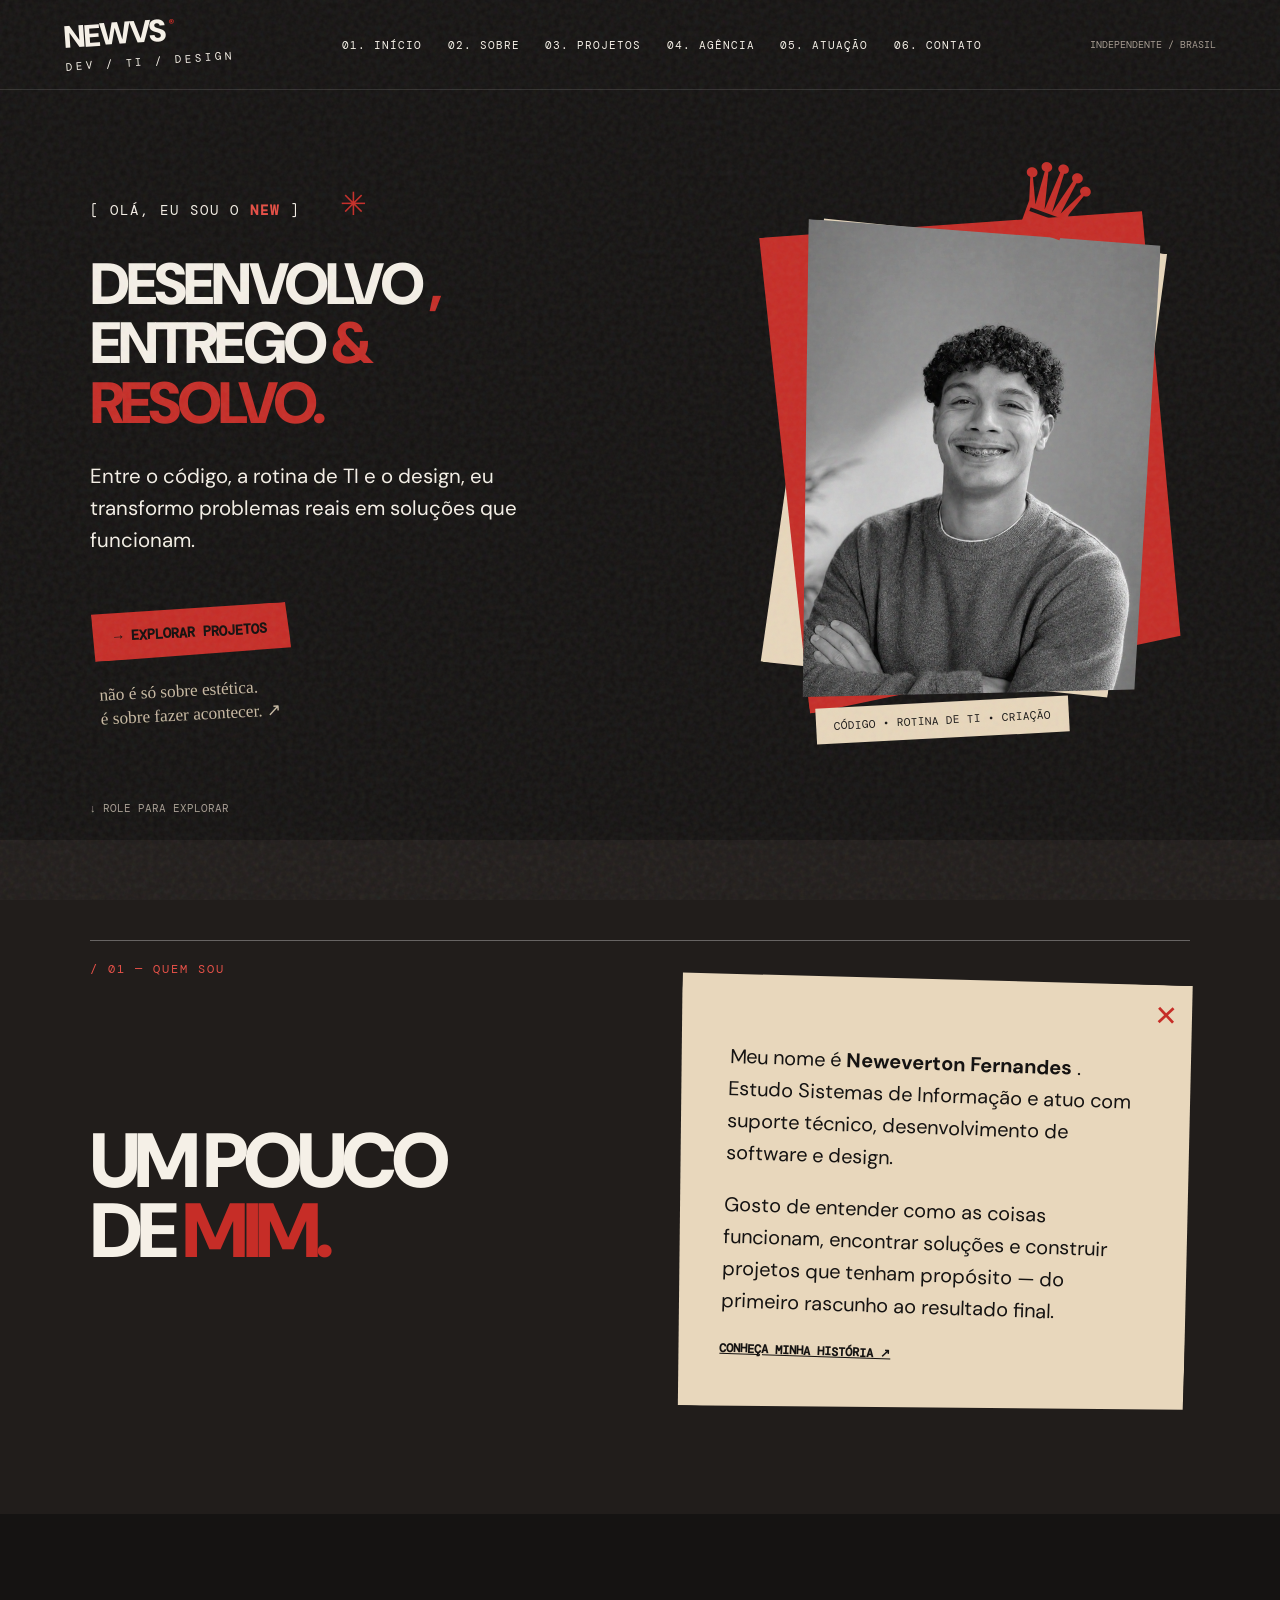
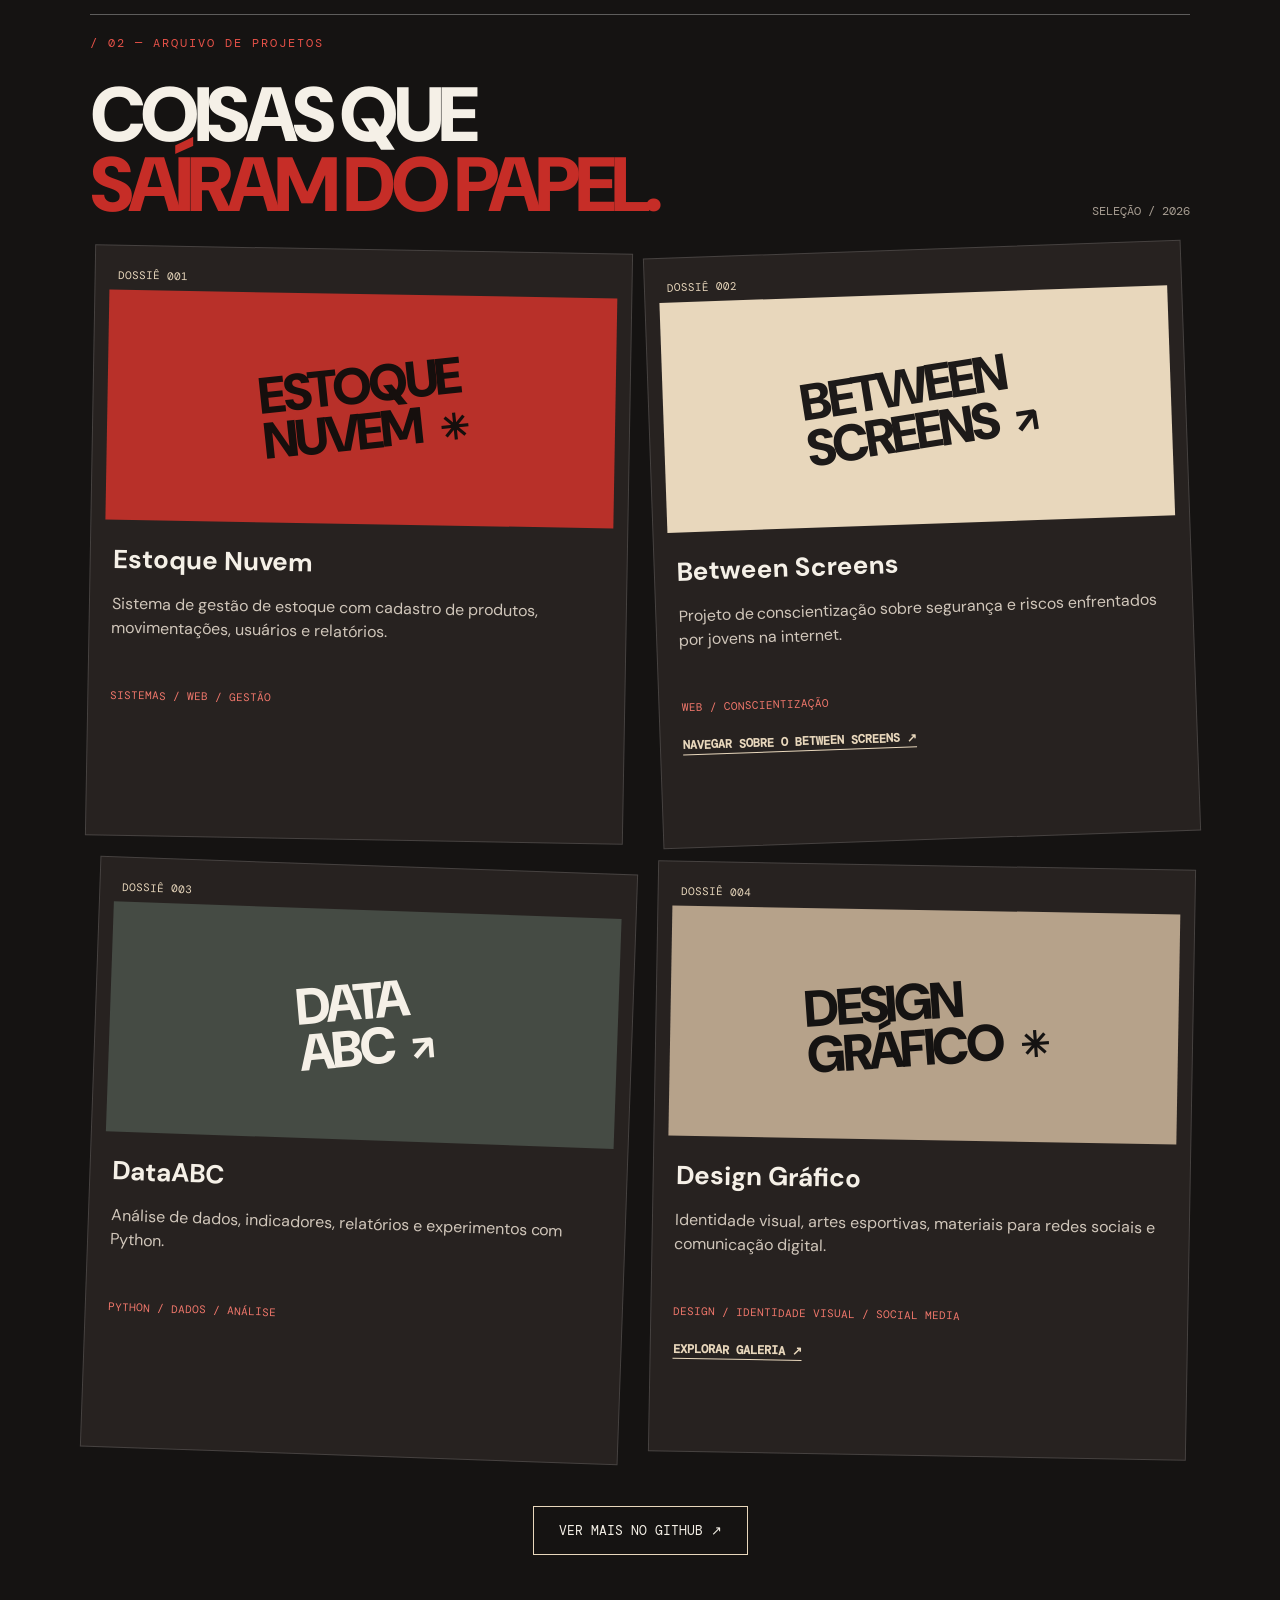
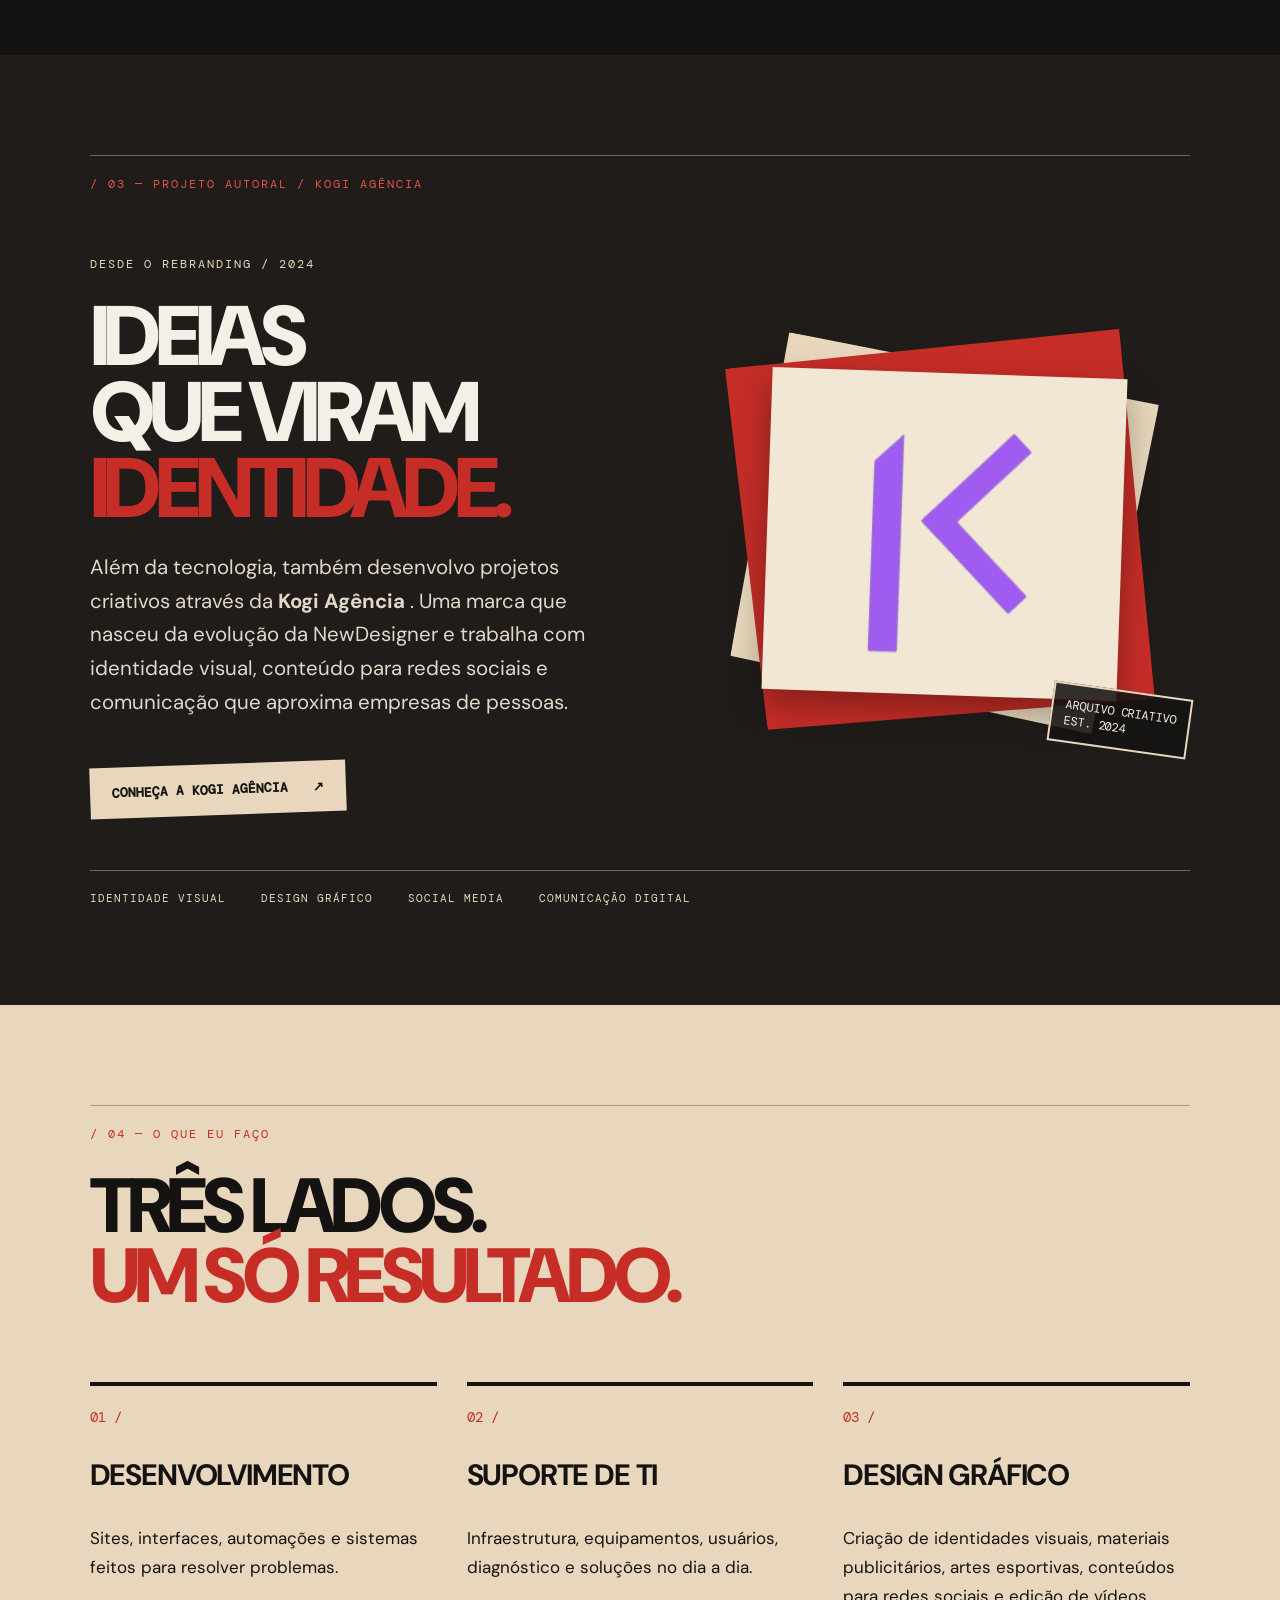
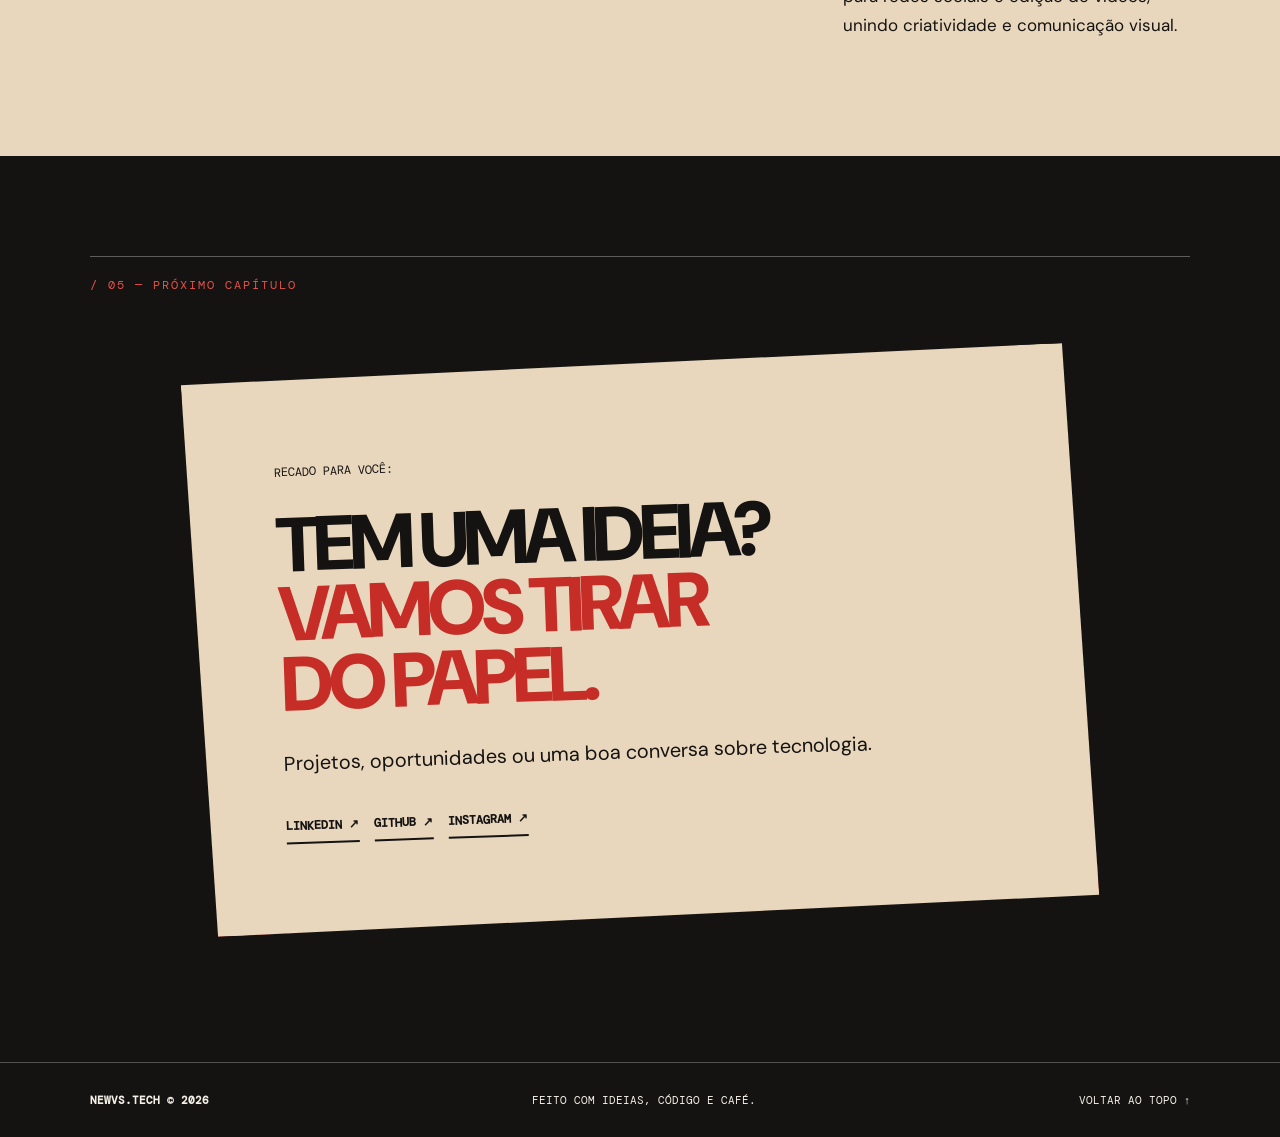
<file: index.html>
<!DOCTYPE html>
<html lang="pt-BR">
 <head>
  <meta charset="utf-8"/>
  <meta content="width=device-width, initial-scale=1" name="viewport"/>
  <meta content="#151312" name="theme-color"/>
  <meta content="Neweverton Fernandes &mdash; desenvolvimento, suporte em TI, sistemas e design. Projetos reais, ideias e experi&ecirc;ncias." name="description"/>
  <title>
   NEWVS.TECH &mdash; Neweverton Fernandes
  </title>
  <!-- CSS -->
  <link href="pages/home/style.css" rel="stylesheet"/>
  <!-- JavaScript -->
  <script defer="" src="pages/home/script.js">
  </script>
 </head>
 <body>
  <!-- ACESSIBILIDADE -->
  <a class="skip" href="#inicio">
   Pular para o conte&uacute;do
  </a>
  <div aria-hidden="true" class="grain">
  </div>
  <!-- ========================================
         CABEÇALHO / NAVEGAÇÃO
    ========================================= -->
  <header class="site-header">
   <a aria-label="NEWVS.TECH in&iacute;cio" class="brand" href="#inicio">
    NEWVS
    <span>
     &reg;
    </span>
    <small>
     DEV / TI / DESIGN
    </small>
   </a>
   <button aria-controls="site-nav" aria-expanded="false" class="menu-toggle">
    MENU
    <span>
     ☰
    </span>
   </button>
   <nav aria-label="Navega&ccedil;&atilde;o principal" id="site-nav">
    <a href="#inicio">
     01. IN&Iacute;CIO
    </a>
    <a href="#sobre">
     02. SOBRE
    </a>
    <a href="#projetos">
     03. PROJETOS
    </a>
    <a href="#agencia">
     04. AG&Ecirc;NCIA
    </a>
    <a href="#atuacao">
     05. ATUA&Ccedil;&Atilde;O
    </a>
    <a href="#contato">
     06. CONTATO
    </a>
   </nav>
   <span class="header-tag">
    INDEPENDENTE / BRASIL
   </span>
  </header>
  <!-- ========================================
         CONTEÚDO PRINCIPAL
    ========================================= -->
  <main>
   <!-- ====================================
             01 - PÁGINA INICIAL / HERO
        ===================================== -->
   <section class="hero section-wrap" id="inicio">
    <!-- Apresentação -->
    <div class="hero-copy">
     <div class="intro">
      [ OL&Aacute;, EU SOU O
      <b>
       NEW
      </b>
      ]
      <span class="scribble">
       ✳
      </span>
     </div>
     <h1>
      <span class="hero-line">
       DESENVOLVO
       <span class="hero-accent">
        ,
       </span>
      </span>
      <span class="hero-line">
       ENTREGO
       <span class="hero-accent">
        &amp;
       </span>
      </span>
      <span class="hero-line">
       <em>
        RESOLVO.
       </em>
      </span>
     </h1>
     <p class="hero-sub">
      Entre o c&oacute;digo, a rotina de TI e o design,
                    eu transformo problemas reais em solu&ccedil;&otilde;es que funcionam.
     </p>
     <a class="tape-button" href="#projetos">
      &rarr; EXPLORAR PROJETOS
     </a>
     <div class="micro-note">
      n&atilde;o &eacute; s&oacute; sobre est&eacute;tica.
      <br/>
      &eacute; sobre fazer acontecer. &nearrow;
     </div>
    </div>
    <!-- Composição visual -->
    <div class="hero-art">
     <div class="paper-back">
     </div>
     <div class="red-patch">
     </div>
     <div class="portrait-frame">
      <img alt="Retrato de Neweverton Fernandes sorrindo, com os bra&ccedil;os cruzados" src="new/retrato-original.jpg"/>
     </div>
     <div aria-hidden="true" class="crown">
      ♛
     </div>
     <div class="caption-strip">
      C&Oacute;DIGO &bull; ROTINA DE TI &bull; CRIA&Ccedil;&Atilde;O
     </div>
    </div>
    <div class="scroll-cue">
     &darr; ROLE PARA EXPLORAR
    </div>
   </section>
   <!-- ====================================
             02 - SOBRE MIM
        ===================================== -->
   <section class="about section-wrap" id="sobre">
    <div class="section-marker">
     / 01 &mdash; QUEM SOU
    </div>
    <div class="about-grid">
     <h2>
      UM POUCO
      <br/>
      DE
      <em>
       MIM.
      </em>
     </h2>
     <div class="paper-note">
      <span class="paper-pin">
       ✕
      </span>
      <p>
       Meu nome &eacute;
       <strong>
        Neweverton Fernandes
       </strong>
       .
                        Estudo Sistemas de Informa&ccedil;&atilde;o e atuo com suporte
                        t&eacute;cnico, desenvolvimento de software e design.
      </p>
      <p>
       Gosto de entender como as coisas funcionam,
                        encontrar solu&ccedil;&otilde;es e construir projetos que
                        tenham prop&oacute;sito &mdash; do primeiro rascunho ao
                        resultado final.
      </p>
      <a href="pages/aboutMe/aboutMe.html">
       CONHE&Ccedil;A MINHA HIST&Oacute;RIA &nearrow;
      </a>
     </div>
    </div>
   </section>
   <!-- ====================================
             03 - PROJETOS
        ===================================== -->
   <section class="projects section-wrap" id="projetos">
    <div class="section-marker">
     / 02 &mdash; ARQUIVO DE PROJETOS
    </div>
    <div class="projects-heading">
     <h2>
      COISAS QUE
      <br/>
      <em>
       SA&Iacute;RAM DO PAPEL.
      </em>
     </h2>
     <span>
      SELE&Ccedil;&Atilde;O / 2026
     </span>
    </div>
    <div class="project-grid">
     <!-- PROJETO 01 - ESTOQUE NUVEM -->
     <article class="project-card featured">
      <div class="project-number">
       DOSSI&Ecirc; 001
      </div>
      <div class="project-visual visual-stock">
       <span>
        ESTOQUE
        <br/>
        NUVEM
        <span class="asterisk">
         ✳
        </span>
       </span>
      </div>
      <div class="project-info">
       <h3>
        Estoque Nuvem
       </h3>
       <p>
        Sistema de gest&atilde;o de estoque com cadastro
                            de produtos, movimenta&ccedil;&otilde;es, usu&aacute;rios
                            e relat&oacute;rios.
       </p>
       <span class="tags">
        SISTEMAS / WEB / GEST&Atilde;O
       </span>
      </div>
     </article>
     <!-- PROJETO 02 - BETWEEN SCREENS -->
     
     <article class="project-card">
     <div class="project-number"> 
       DOSSI&Ecirc; 002
      </div>
      <div class="project-visual visual-between">  
          <a aria-label="Conhecer o Between Screens" class="project-visual visual-design" href="pages/projects/between-screens/index.html"></a>
       <span>
        BETWEEN
        <br/>
        SCREENS
        <span class="asterisk">
         &nearrow;
        </span>
       </span>
      </div>
      <div class="project-info">
       <h3>
        Between Screens
       </h3>
       <p>
        Projeto de conscientiza&ccedil;&atilde;o sobre seguran&ccedil;a
                            e riscos enfrentados por jovens na internet.
       </p>
       <span class="tags">
        WEB / CONSCIENTIZA&Ccedil;&Atilde;O
       </span>
       <p>
          <a class="project-open" href="pages/projects/between-screens/index.html">
                NAVEGAR SOBRE O BETWEEN SCREENS &nearrow;
          </a>
       </p>
      </div>
     </article>
     <!-- PROJETO 03 - DATAABC -->
     <article class="project-card">
      <div class="project-number">
       DOSSI&Ecirc; 003
      </div>
      <div class="project-visual visual-data">
       <span>
        DATA
        <br/>
        ABC
        <span class="asterisk">
         &nearrow;
        </span>
       </span>
      </div>
      <div class="project-info">
       <h3>
        DataABC
       </h3>
       <p>
        An&aacute;lise de dados, indicadores, relat&oacute;rios
                            e experimentos com Python.
       </p>
       <span class="tags">
        PYTHON / DADOS / AN&Aacute;LISE
       </span>
      </div>
     </article>
     <article class="project-card">
      <div class="project-number">
       DOSSI&Ecirc; 004
      </div>
      <a aria-label="Conhecer trabalhos de design gr&aacute;fico" class="project-visual visual-design" href="pages/design/design.html">
       <span>
        DESIGN
        <br/>
        GR&Aacute;FICO
        <span class="asterisk">
         ✳
        </span>
       </span>
      </a>
      <div class="project-info">
       <h3>
        Design Gr&aacute;fico
       </h3>
       <p>
        Identidade visual, artes esportivas, materiais para redes sociais e comunica&ccedil;&atilde;o digital.
       </p>
       <span class="tags">
        DESIGN / IDENTIDADE VISUAL / SOCIAL MEDIA
       </span>
       <p>
        <a class="project-open" href="pages/design/design.html">
         EXPLORAR GALERIA &nearrow;
        </a>
       </p>
      </div>
     </article>
    </div>
    <!-- Link para o GitHub -->
    <a class="archive-link" href="https://github.com/newevertondev" rel="noopener noreferrer" target="_blank">
     VER MAIS NO GITHUB &nearrow;
    </a>
   </section>
   <!-- ====================================
             04 - ÁREAS DE ATUAÇÃO
        ===================================== -->
   <section aria-labelledby="agency-title" class="agency-feature section-wrap" id="agencia">
    <div class="section-marker">
     / 03 &mdash; PROJETO AUTORAL / KOGI AG&Ecirc;NCIA
    </div>
    <div class="agency-layout">
     <div class="agency-copy">
      <span class="agency-eyebrow">
       DESDE O REBRANDING / 2024
      </span>
      <h2 id="agency-title">
       IDEIAS
       <br/>
       QUE VIRAM
       <br/>
       <em>
        IDENTIDADE.
       </em>
      </h2>
      <p>
       Al&eacute;m da tecnologia, tamb&eacute;m desenvolvo projetos criativos atrav&eacute;s da
       <strong>
        Kogi Ag&ecirc;ncia
       </strong>
       . Uma marca que nasceu da evolu&ccedil;&atilde;o da NewDesigner e trabalha com identidade visual, conte&uacute;do para redes sociais e comunica&ccedil;&atilde;o que aproxima empresas de pessoas.
      </p>
      <a class="agency-cta" href="pages/agencia/agencia.html">
       CONHE&Ccedil;A A KOGI AG&Ecirc;NCIA
       <span aria-hidden="true">
        &nearrow;
       </span>
      </a>
     </div>
     <div aria-label="Identidade visual da Kogi Ag&ecirc;ncia" class="agency-art">
      <div class="agency-sheet">
      </div>
      <div class="agency-red-sheet">
      </div>
      <div class="agency-logo-paper">
       <img alt="Logotipo original da Kogi Ag&ecirc;ncia" loading="lazy" src="logos/kogi-agencia-backRemoved.png"/>
      </div>
      <span class="agency-sticker">
       ARQUIVO CRIATIVO
       <br/>
       EST. 2024
      </span>
     </div>
    </div>
    <div class="agency-services">
     <span>
      IDENTIDADE VISUAL
     </span>
     <span>
      DESIGN GR&Aacute;FICO
     </span>
     <span>
      SOCIAL MEDIA
     </span>
     <span>
      COMUNICA&Ccedil;&Atilde;O DIGITAL
     </span>
    </div>
   </section>
   <section class="work section-wrap" id="atuacao">
    <div class="section-marker">
     / 04 &mdash; O QUE EU FA&Ccedil;O
    </div>
    <h2>
     TR&Ecirc;S LADOS.
     <br/>
     <em>
      UM S&Oacute; RESULTADO.
     </em>
    </h2>
    <div class="work-grid">
     <!-- Desenvolvimento -->
     <div>
      <span>
       01 /
      </span>
      <h3>
       DESENVOLVIMENTO
      </h3>
      <p>
       Sites, interfaces, automa&ccedil;&otilde;es e sistemas
                        feitos para resolver problemas.
      </p>
     </div>
     <!-- Suporte de TI -->
     <div>
      <span>
       02 /
      </span>
      <h3>
       SUPORTE DE TI
      </h3>
      <p>
       Infraestrutura, equipamentos, usu&aacute;rios,
                        diagn&oacute;stico e solu&ccedil;&otilde;es no dia a dia.
      </p>
     </div>
     <!-- Design -->
     <div>
      <span>
       03 /
      </span>
      <h3>
       DESIGN GR&Aacute;FICO
      </h3>
      <p>
       Cria&ccedil;&atilde;o de identidades visuais, materiais publicit&aacute;rios, artes esportivas, conte&uacute;dos para redes sociais e edi&ccedil;&atilde;o de v&iacute;deos, unindo criatividade e comunica&ccedil;&atilde;o visual.
      </p>
     </div>
    </div>
   </section>
   <!-- ====================================
             05 - CONTATO
        ===================================== -->
   <section class="contact section-wrap" id="contato">
    <div class="section-marker">
     / 05 &mdash; PR&Oacute;XIMO CAP&Iacute;TULO
    </div>
    <div class="contact-paper">
     <span class="tiny">
      RECADO PARA VOC&Ecirc;:
     </span>
     <h2>
      TEM UMA IDEIA?
      <br/>
      <em>
       VAMOS TIRAR
       <br/>
       DO PAPEL.
      </em>
     </h2>
     <p>
      Projetos, oportunidades ou uma boa conversa
                    sobre tecnologia.
     </p>
     <div class="contact-links">
      <a href="https://www.linkedin.com/in/neweverton-fernandes-da-silva-93ab88287/" rel="noopener noreferrer" target="_blank">
       LINKEDIN &nearrow;
      </a>
      <a href="https://github.com/newevertondev" rel="noopener noreferrer" target="_blank">
       GITHUB &nearrow;
      </a>
      <a href="https://www.instagram.com/new.ferds" rel="noopener noreferrer" target="_blank">
       INSTAGRAM &nearrow;
      </a>
     </div>
    </div>
   </section>
  </main>
  <!-- ========================================
         RODAPÉ
    ========================================= -->
  <footer>
   <strong>
    NEWVS.TECH &copy;
    <span id="year">
     2026
    </span>
   </strong>
   <span>
    FEITO COM IDEIAS, C&Oacute;DIGO E CAF&Eacute;.
   </span>
   <a href="#inicio">
    VOLTAR AO TOPO &uarr;
   </a>
  </footer>
 </body>
</html>
</file>
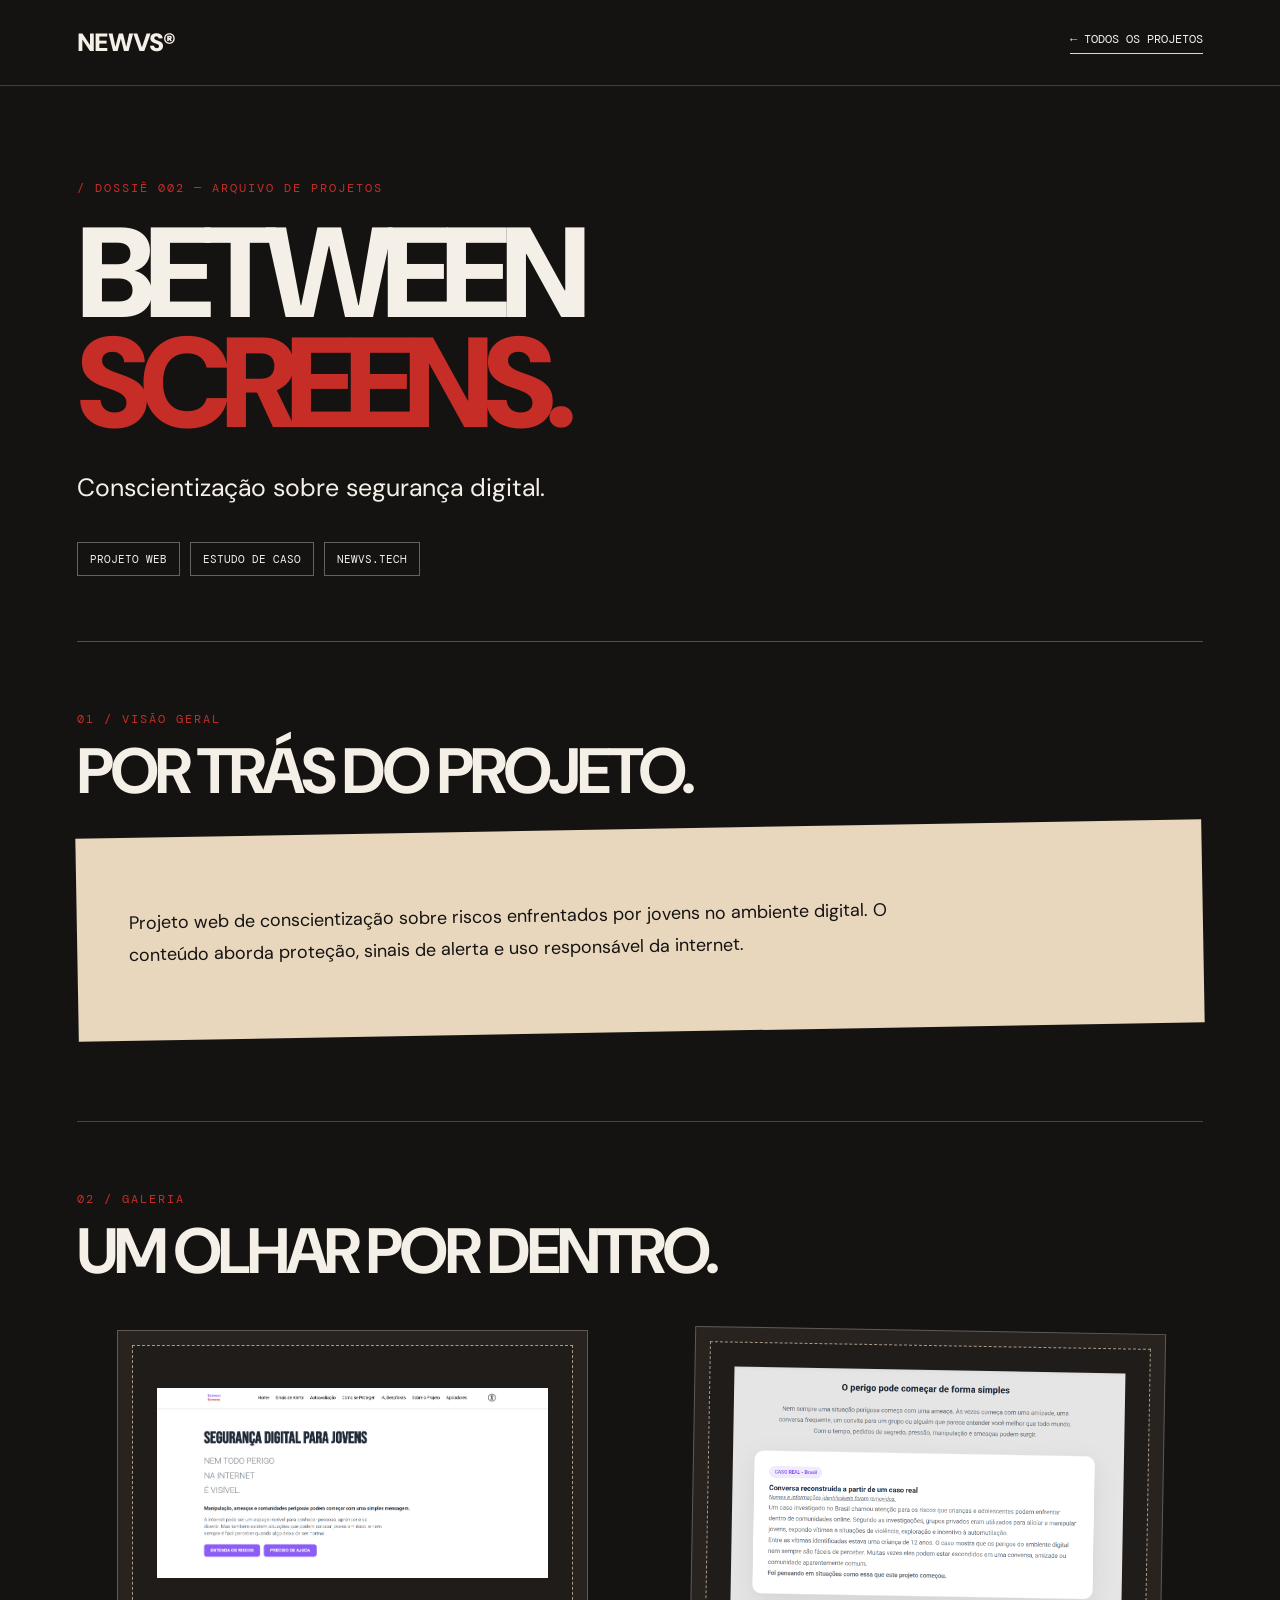
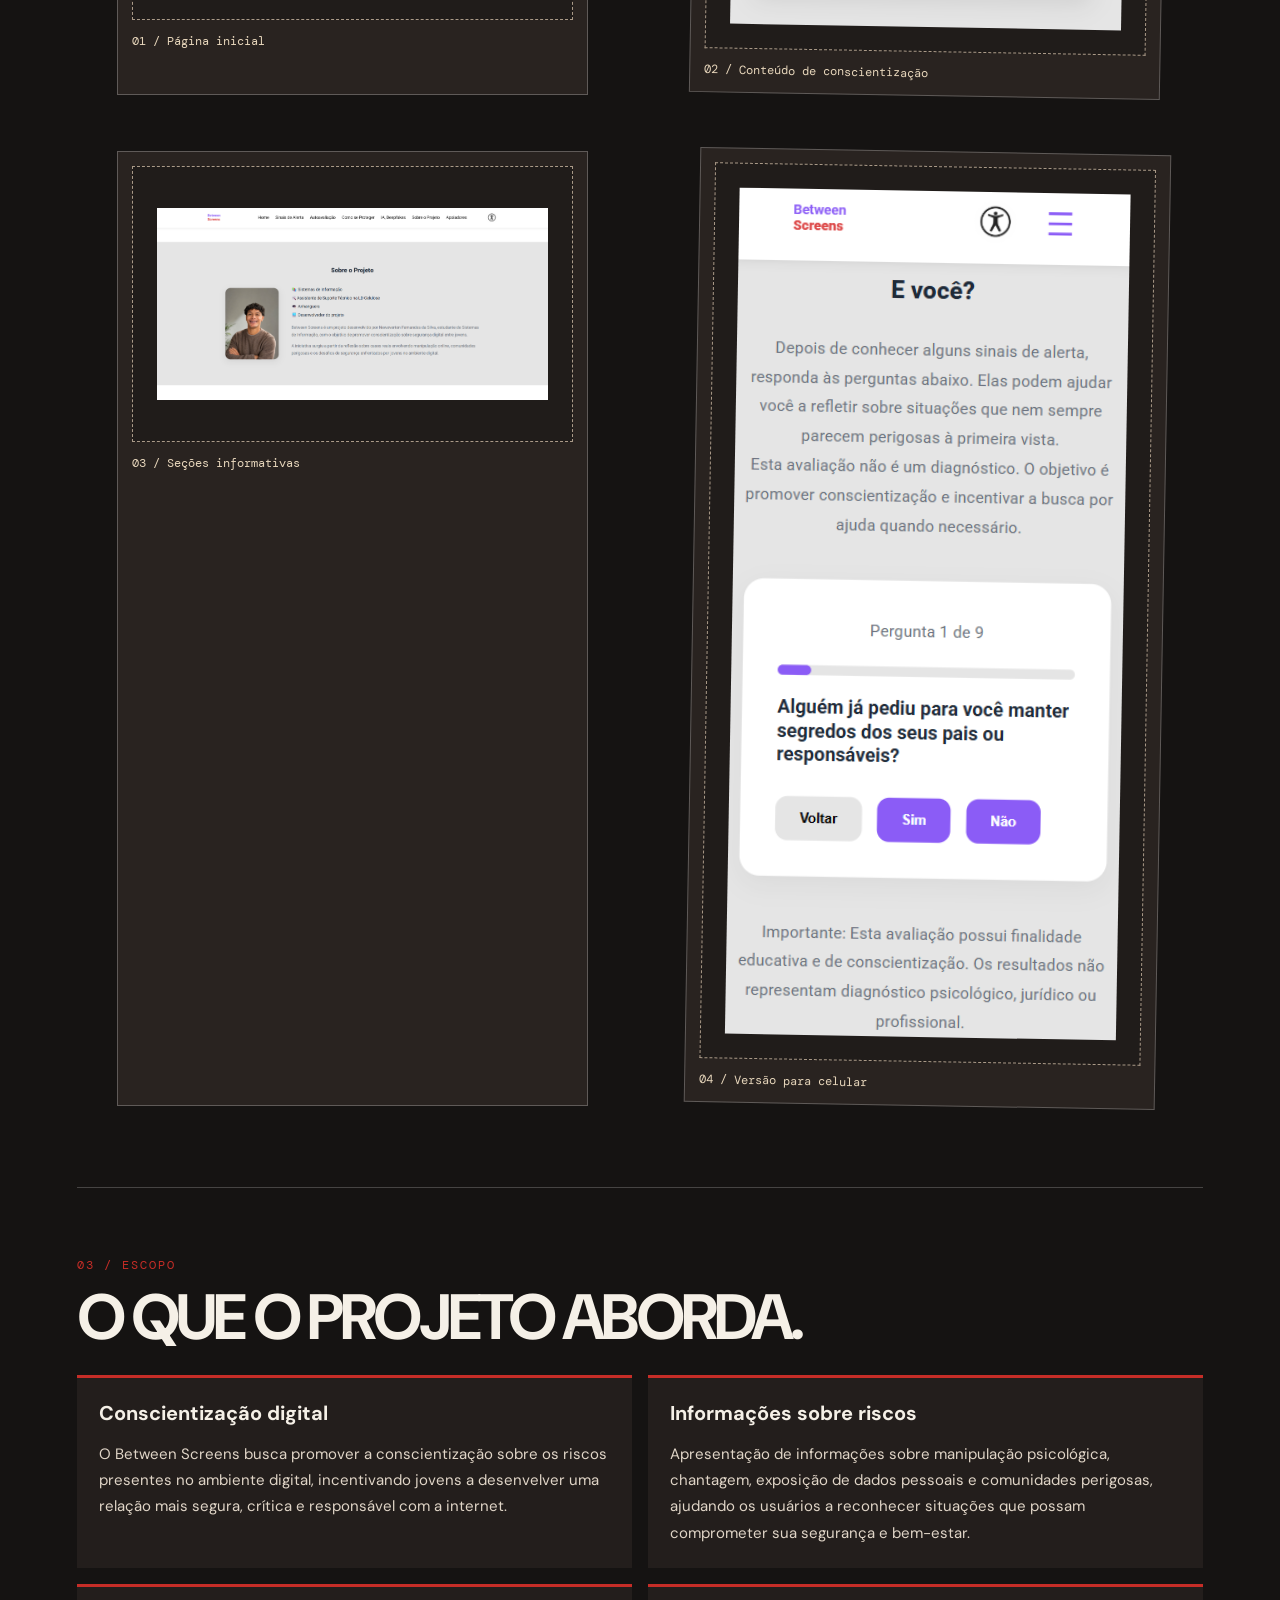
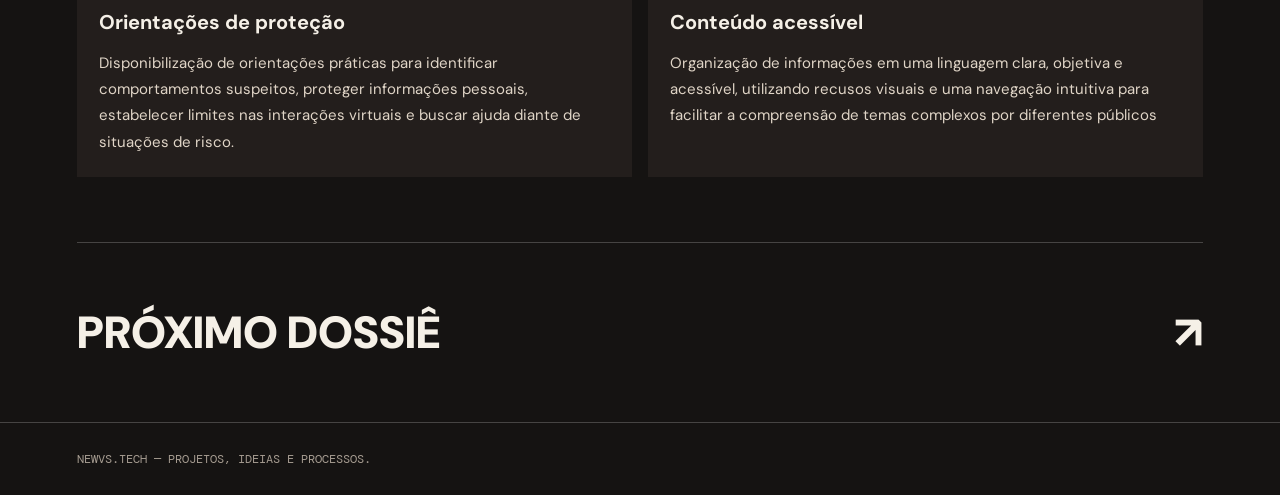
<file: pages/projects/between-screens/index.html>
<!DOCTYPE html>
<html lang="pt-BR">
<head>
    <meta charset="UTF-8">
    <meta name="viewport" content="width=device-width, initial-scale=1">
    <meta name="theme-color" content="#151312">
    <meta name="description" content="Conscientização sobre segurança digital — dossiê do projeto no NEWVS.TECH">
    <title>Between Screens — NEWVS.TECH</title>
    <link rel="stylesheet" href="style.css">
</head>
<body>
    <header>
        <a class="brand" href="../../../index.html">NEWVS®</a>
        <a class="back" href="../../../index.html#projetos">← TODOS OS PROJETOS</a>
    </header>
    <main>
        <section class="hero">
            <span class="eyebrow">/ DOSSIÊ 002 — ARQUIVO DE PROJETOS</span>
            <h1>BETWEEN<br><em>SCREENS.</em></h1>
            <p class="lead">Conscientização sobre segurança digital.</p>
            <div class="meta"><span>PROJETO WEB</span><span>ESTUDO DE CASO</span><span>NEWVS.TECH</span></div>
        </section>
        <section class="section">
            <span class="eyebrow">01 / VISÃO GERAL</span>
            <h2>POR TRÁS DO PROJETO.</h2>
            <div class="paper"><p>Projeto web de conscientização sobre riscos enfrentados por jovens no ambiente digital. O conteúdo aborda proteção, sinais de alerta e uso responsável da internet.</p></div>
        </section>
        <section class="section">
            <span class="eyebrow">02 / GALERIA</span>
            <h2>UM OLHAR POR DENTRO.</h2>
        
            <div class="gallery">
                <figure class="shot">
                    <div class="placeholder"><img src="../../../media/between-screens/tela-inicial-betweem-screens.png" alt="01 / Página inicial">
                    </div>
                    <figcaption>01 / Página inicial</figcaption>
                </figure>
                <figure class="shot">
                    <div class="placeholder"><img src="../../../media/between-screens/conteudo-between-screens.png" alt="02 / Conteúdo de   conscientização">
                    </div>
                    <figcaption>02 / Conteúdo de conscientização</figcaption>
                </figure>
                <figure class="shot">
                    <div class="placeholder"> <img src="../../../media/between-screens/informativo-between-screens.png" alt="03 / Seções informativas">
                    </div>
                    <figcaption>03 / Seções informativas</figcaption>
                </figure>
                <figure class="shot">
                    <div class="placeholder">  <img src="../../../media/between-screens/versao-celular-between-screens.png" alt="">
                    </div>
                    <figcaption>04 / Versão para celular</figcaption>
                </figure>
            </div>

        </section>
        
        <section class="section">
            <span class="eyebrow">03 / ESCOPO</span>
            <h2>O QUE O PROJETO ABORDA.</h2>

            <div class="features">

                <div class="feature">
                    <strong>Conscientização digital</strong>
                    <p>O Between Screens busca promover a conscientização sobre os riscos presentes no ambiente digital, incentivando jovens a desenvelver uma relação mais segura, crítica e responsável com a internet.</p>
                </div>
                    
                <div class="feature">
                    <strong>Informações sobre riscos</strong>
                    <p>Apresentação de informações sobre manipulação psicológica, chantagem, exposição de dados pessoais e comunidades perigosas, ajudando os usuários a reconhecer situações que possam comprometer sua segurança e bem-estar.</p>
                </div>

                <div class="feature">
                    <strong>Orientações de proteção</strong>
                    <p>Disponibilização de orientações práticas para identificar comportamentos suspeitos, proteger informações pessoais, estabelecer limites nas interações virtuais e buscar ajuda diante de situações de risco.</p>
                </div>
                
                <div class="feature">
                    <strong>Conteúdo acessível</strong>
                    <p>Organização de informações em uma linguagem clara, objetiva e acessível, utilizando recusos visuais e uma navegação intuitiva para facilitar a compreensão de temas complexos por diferentes públicos</p>
                </div>
            </div>
        </section>
        
        <a class="next" href="../estoque-nuvem/index.html"><span>PRÓXIMO DOSSIÊ</span><span>↗</span></a>
    </main>
    <footer>NEWVS.TECH — PROJETOS, IDEIAS E PROCESSOS.</footer>
</body>
</html>
</file>
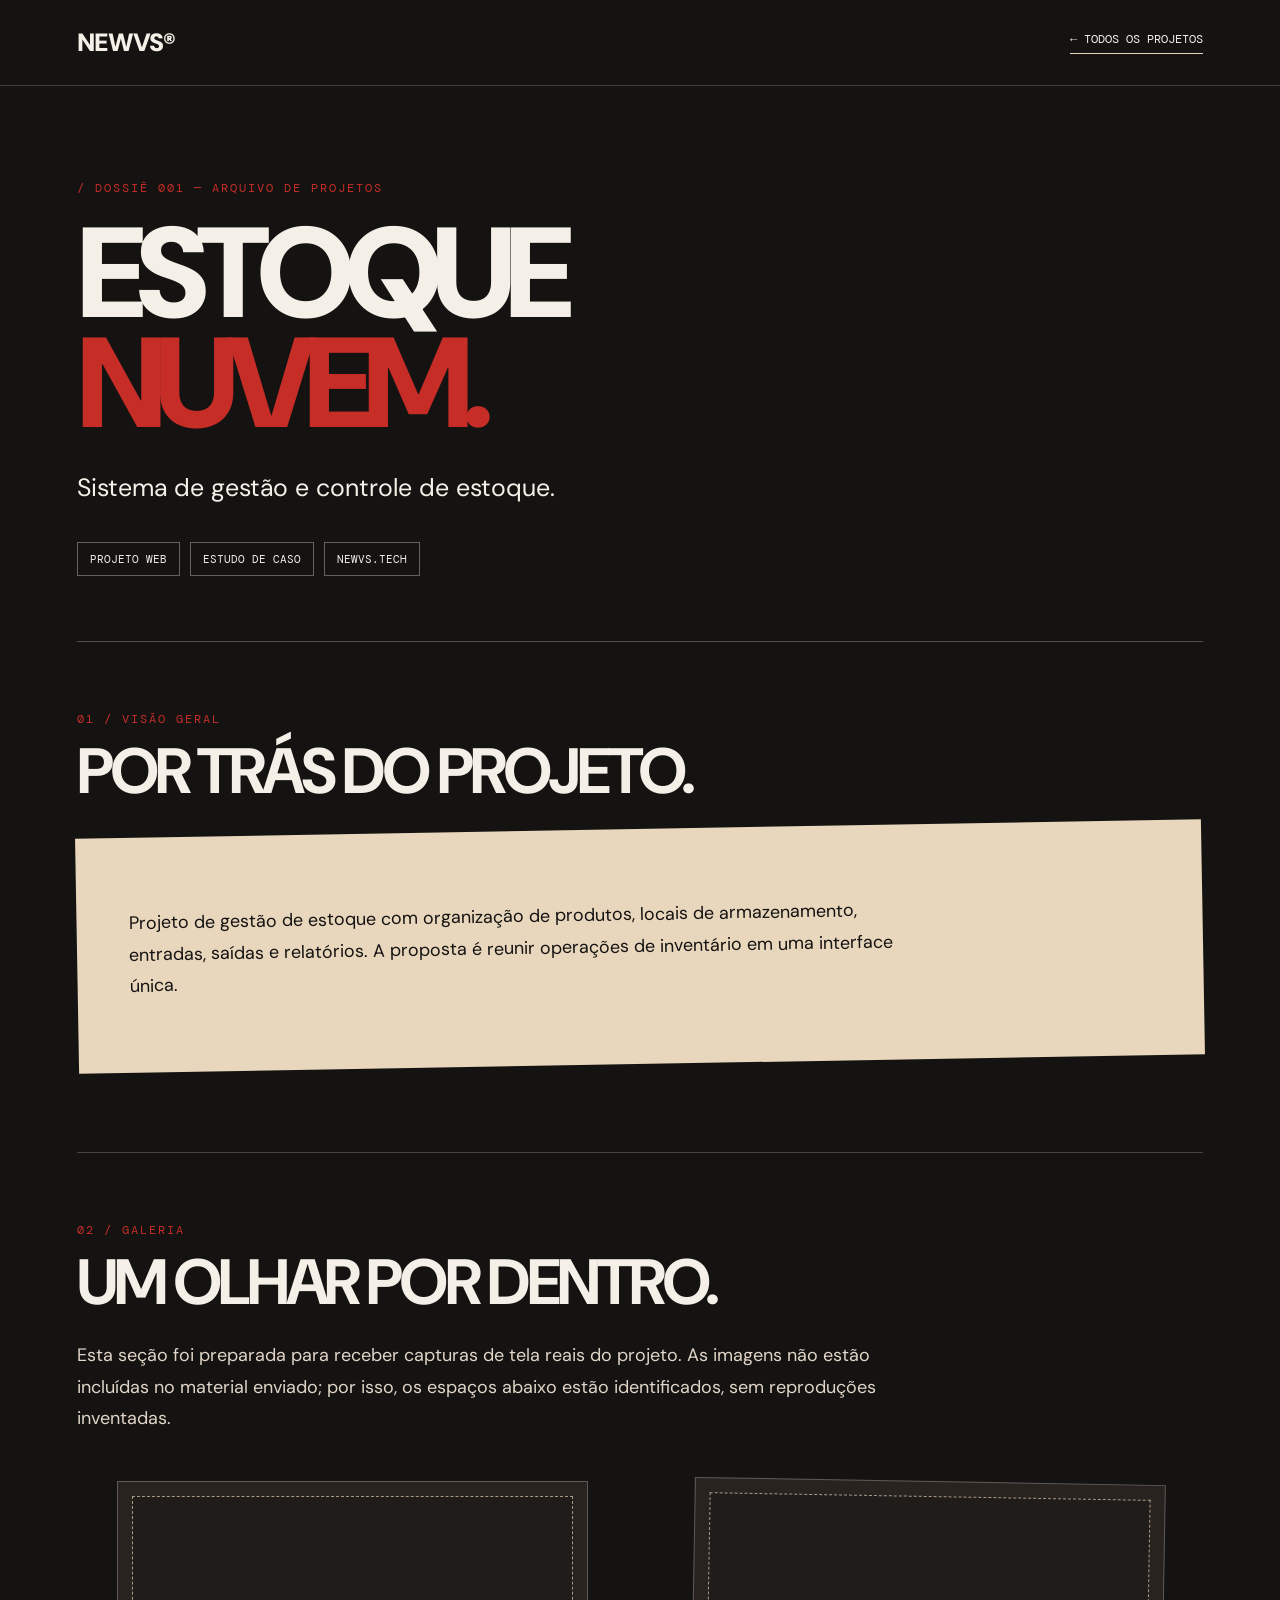
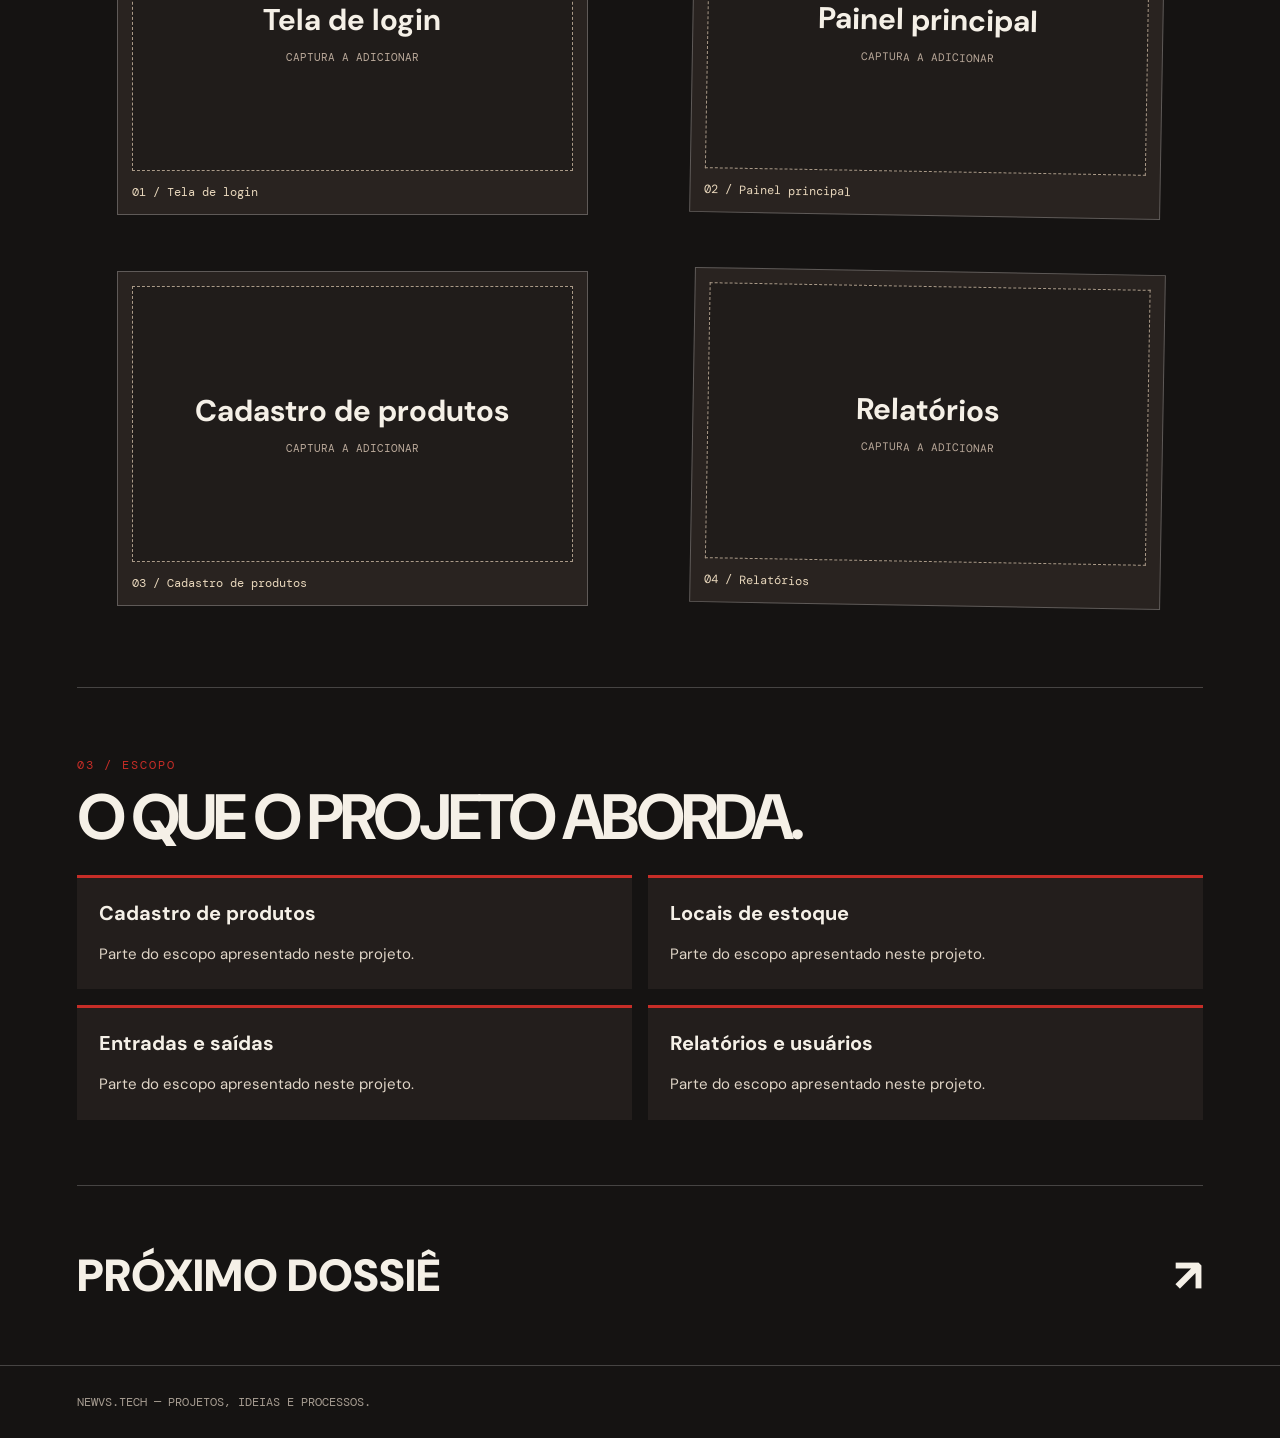
<file: pages/projects/estoque-nuvem/index.html>
<!DOCTYPE html>
<html lang="pt-BR">
<head>
    <meta charset="UTF-8">
    <meta name="viewport" content="width=device-width, initial-scale=1">
    <meta name="theme-color" content="#151312">
    <meta name="description" content="Sistema de gestão e controle de estoque — dossiê do projeto no NEWVS.TECH">
    <title>Estoque Nuvem — NEWVS.TECH</title>
    <link rel="stylesheet" href="style.css">
</head>
<body>
    <header>
        <a class="brand" href="../../../index.html">NEWVS®</a>
        <a class="back" href="../../../index.html#projetos">← TODOS OS PROJETOS</a>
    </header>
    <main>
        <section class="hero">
            <span class="eyebrow">/ DOSSIÊ 001 — ARQUIVO DE PROJETOS</span>
            <h1>ESTOQUE<br><em>NUVEM.</em></h1>
            <p class="lead">Sistema de gestão e controle de estoque.</p>
            <div class="meta"><span>PROJETO WEB</span><span>ESTUDO DE CASO</span><span>NEWVS.TECH</span></div>
        </section>
        <section class="section">
            <span class="eyebrow">01 / VISÃO GERAL</span>
            <h2>POR TRÁS DO PROJETO.</h2>
            <div class="paper"><p>Projeto de gestão de estoque com organização de produtos, locais de armazenamento, entradas, saídas e relatórios. A proposta é reunir operações de inventário em uma interface única.</p></div>
        </section>
        <section class="section">
            <span class="eyebrow">02 / GALERIA</span>
            <h2>UM OLHAR POR DENTRO.</h2>
            <p>Esta seção foi preparada para receber capturas de tela reais do projeto. As imagens não estão incluídas no material enviado; por isso, os espaços abaixo estão identificados, sem reproduções inventadas.</p>
            <div class="gallery"><figure class="shot"><div class="placeholder"><strong>Tela de login</strong><small>CAPTURA A ADICIONAR</small></div><figcaption>01 / Tela de login</figcaption></figure>
<figure class="shot"><div class="placeholder"><strong>Painel principal</strong><small>CAPTURA A ADICIONAR</small></div><figcaption>02 / Painel principal</figcaption></figure>
<figure class="shot"><div class="placeholder"><strong>Cadastro de produtos</strong><small>CAPTURA A ADICIONAR</small></div><figcaption>03 / Cadastro de produtos</figcaption></figure>
<figure class="shot"><div class="placeholder"><strong>Relatórios</strong><small>CAPTURA A ADICIONAR</small></div><figcaption>04 / Relatórios</figcaption></figure></div>
        </section>
        <section class="section">
            <span class="eyebrow">03 / ESCOPO</span>
            <h2>O QUE O PROJETO ABORDA.</h2>
            <div class="features"><div class="feature"><strong>Cadastro de produtos</strong><p>Parte do escopo apresentado neste projeto.</p></div>
<div class="feature"><strong>Locais de estoque</strong><p>Parte do escopo apresentado neste projeto.</p></div>
<div class="feature"><strong>Entradas e saídas</strong><p>Parte do escopo apresentado neste projeto.</p></div>
<div class="feature"><strong>Relatórios e usuários</strong><p>Parte do escopo apresentado neste projeto.</p></div></div>
        </section>
        <a class="next" href="../between-screens/index.html"><span>PRÓXIMO DOSSIÊ</span><span>↗</span></a>
    </main>
    <footer>NEWVS.TECH — PROJETOS, IDEIAS E PROCESSOS.</footer>
</body>
</html>
</file>
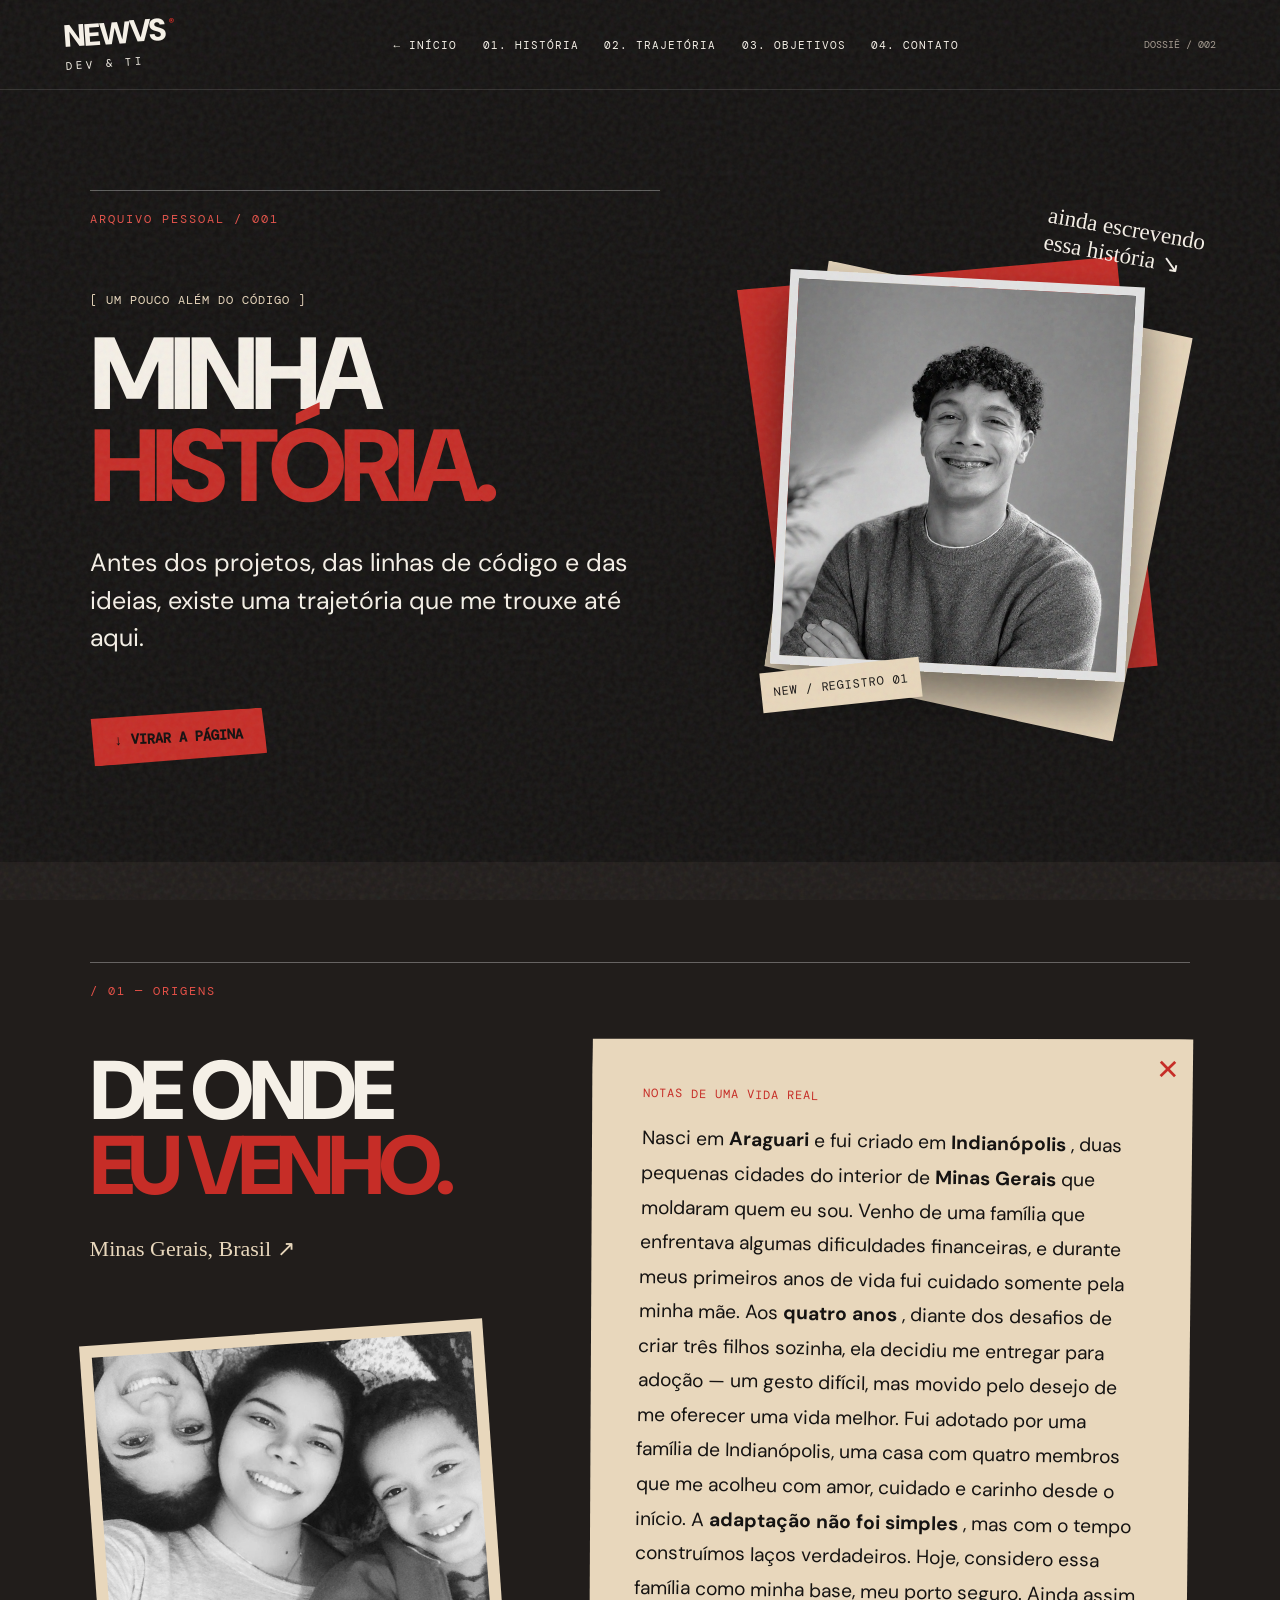
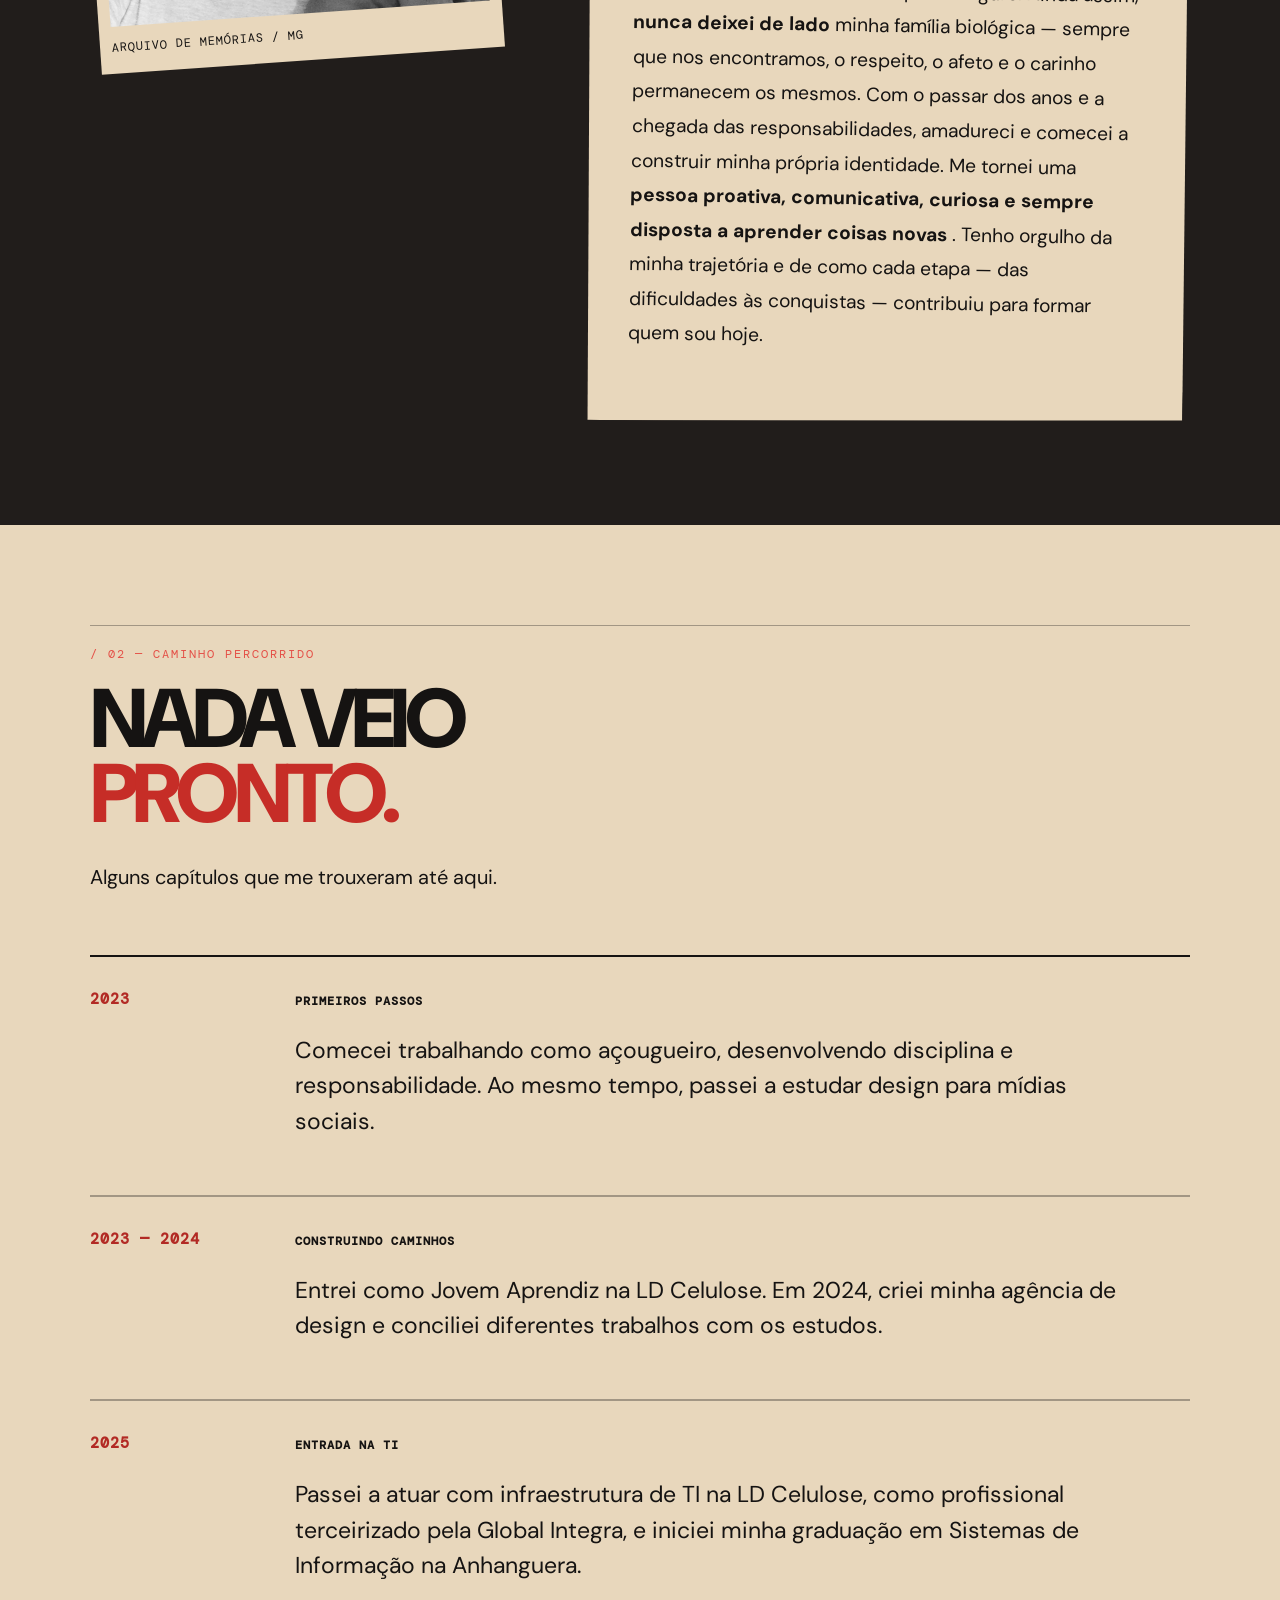
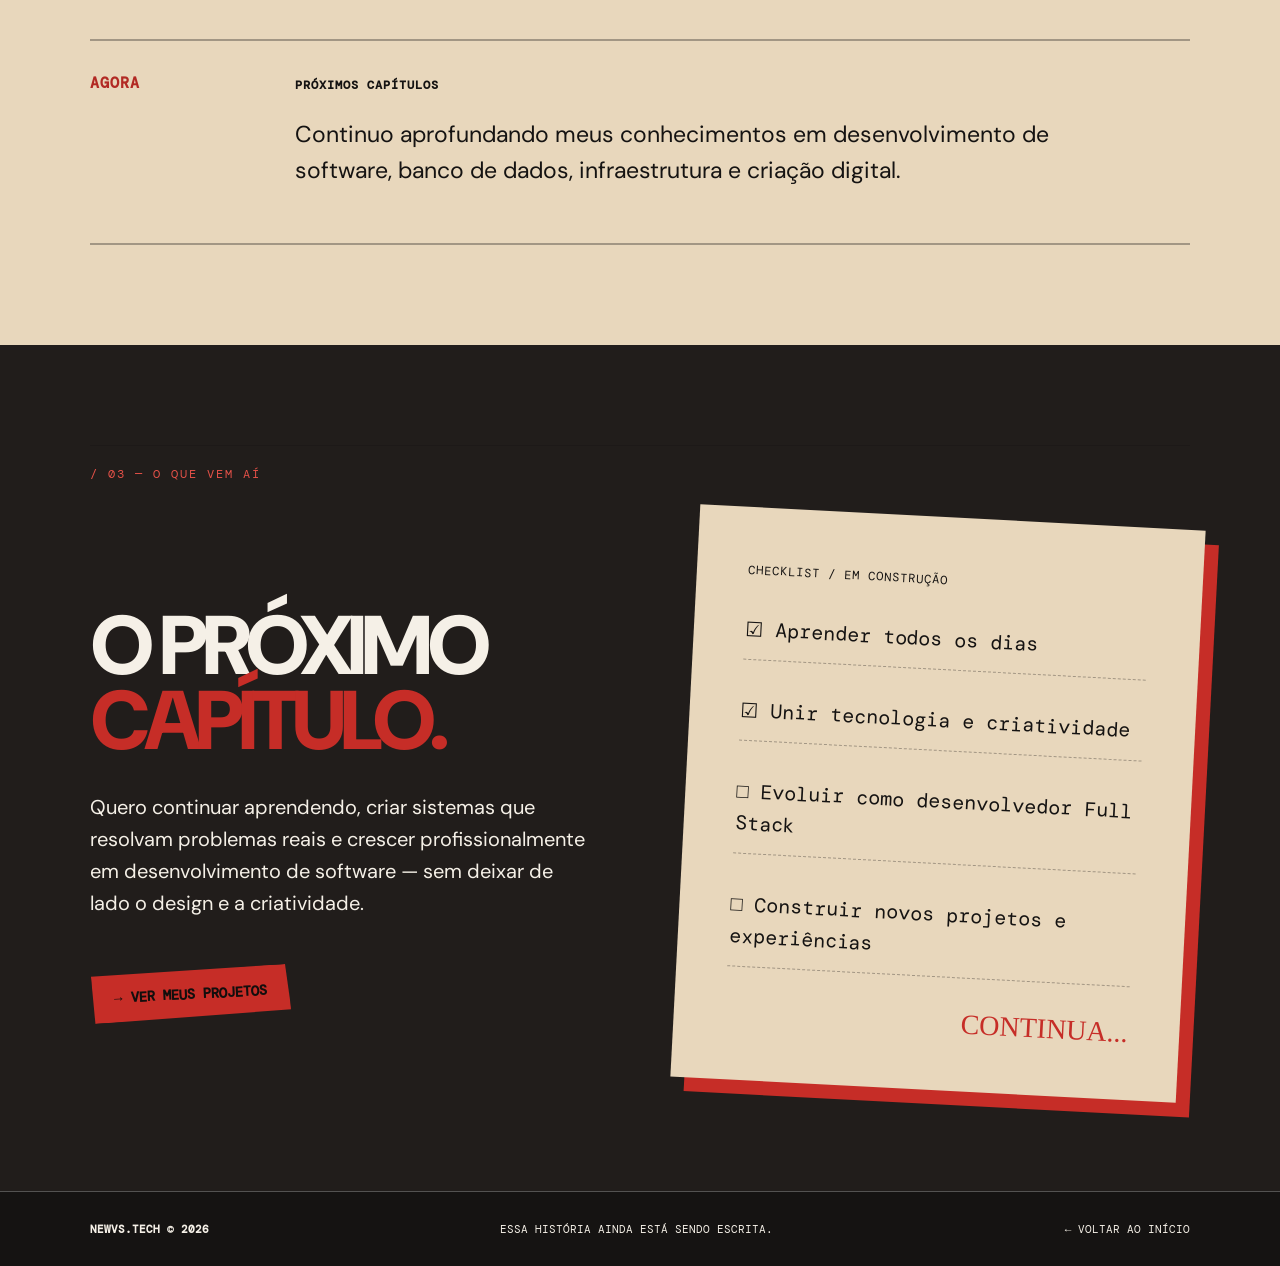
<file: pages/aboutMe/aboutMe.html>
<!DOCTYPE html>
<html lang="pt-BR">
 <head>
  <meta charset="utf-8"/>
  <meta content="width=device-width,initial-scale=1" name="viewport"/>
  <meta content="#151312" name="theme-color"/>
  <meta content="Conhe&ccedil;a a hist&oacute;ria e trajet&oacute;ria de Neweverton Fernandes &mdash; desenvolvimento, suporte de TI e design." name="description"/>
  <title>
   Minha hist&oacute;ria &mdash; NEWVS.TECH
  </title>
  <link href="../home/style.css" rel="stylesheet"/>
  <link href="style-aboutMe-v2.css" rel="stylesheet"/>
  <script defer="" src="../home/script.js">
  </script>
 </head>
 <body>
  <a class="skip" href="#conteudo">
   Pular para o conte&uacute;do
  </a>
  <div aria-hidden="true" class="grain">
  </div>
  <header class="site-header">
   <a aria-label="Voltar &agrave; p&aacute;gina inicial" class="brand" href="../../index.html">
    NEWVS
    <span>
     &reg;
    </span>
    <small>
     DEV &amp; TI
    </small>
   </a>
   <button aria-controls="site-nav" aria-expanded="false" class="menu-toggle">
    MENU
    <span>
     ☰
    </span>
   </button>
   <nav aria-label="Navega&ccedil;&atilde;o principal" id="site-nav">
    <a href="../../index.html">
     &larr; IN&Iacute;CIO
    </a>
    <a href="#historia">
     01. HIST&Oacute;RIA
    </a>
    <a href="#trajetoria">
     02. TRAJET&Oacute;RIA
    </a>
    <a href="#objetivos">
     03. OBJETIVOS
    </a>
    <a href="../../index.html#contato">
     04. CONTATO
    </a>
   </nav>
   <span class="header-tag">
    DOSSI&Ecirc; / 002
   </span>
  </header>
  <main id="conteudo">
   <section class="story-hero section-wrap">
    <div class="story-intro">
     <div class="section-marker">
      ARQUIVO PESSOAL / 001
     </div>
     <span class="story-kicker">
      [ UM POUCO AL&Eacute;M DO C&Oacute;DIGO ]
     </span>
     <h1>
      MINHA
      <br/>
      <em>
       HIST&Oacute;RIA.
      </em>
     </h1>
     <p>
      Antes dos projetos, das linhas de c&oacute;digo e das ideias, existe uma trajet&oacute;ria que me trouxe at&eacute; aqui.
     </p>
     <a class="tape-button" href="#historia">
      &darr; VIRAR A P&Aacute;GINA
     </a>
    </div>
    <div class="story-photo">
     <div class="story-red">
     </div>
     <div class="story-paper">
     </div>
     <img alt="Neweverton Fernandes sorrindo de bra&ccedil;os cruzados" src="../../new/retrato-original.jpg"/>
     <span class="photo-label">
      NEW / REGISTRO 01
     </span>
     <span class="photo-scribble">
      ainda escrevendo
      <br/>
      essa hist&oacute;ria &searrow;
     </span>
    </div>
   </section>
   <section class="story-history section-wrap" id="historia">
    <div class="section-marker">
     / 01 &mdash; ORIGENS
    </div>
    <div class="history-layout">
     <div>
      <h2>
       DE ONDE
       <br/>
       <em>
        EU VENHO.
       </em>
      </h2>
      <span class="hand-note">
       Minas Gerais, Brasil &nearrow;
      </span>
      <figure class="family-photo">
       <img alt="Registro pessoal de fam&iacute;lia" src="../../new/newfamilia1.jpg"/>
       <figcaption>
        ARQUIVO DE MEM&Oacute;RIAS / MG
       </figcaption>
      </figure>
     </div>
     <div class="story-letter">
      <span class="paper-pin">
       ✕
      </span>
      <span class="tiny">
       NOTAS DE UMA VIDA REAL
      </span>
      <p>
       Nasci em
       <strong>
        Araguari
       </strong>
       e fui criado em
       <strong>
        Indian&oacute;polis
       </strong>
       , duas pequenas cidades do interior de
       <strong>
        Minas Gerais
       </strong>
       que moldaram quem eu sou. Venho de uma fam&iacute;lia que enfrentava algumas dificuldades financeiras, e durante meus primeiros anos de vida fui cuidado somente pela minha m&atilde;e. Aos
       <strong>
        quatro anos
       </strong>
       , diante dos desafios de criar tr&ecirc;s filhos sozinha, ela decidiu me entregar para ado&ccedil;&atilde;o &mdash; um gesto dif&iacute;cil, mas movido pelo desejo de me oferecer uma vida melhor.
                Fui adotado por uma fam&iacute;lia de Indian&oacute;polis, uma casa com quatro membros que me acolheu com amor, cuidado e carinho desde o in&iacute;cio. A
       <strong>
        adapta&ccedil;&atilde;o n&atilde;o foi simples
       </strong>
       , mas com o tempo constru&iacute;mos la&ccedil;os verdadeiros. Hoje, considero essa fam&iacute;lia como minha base, meu porto seguro. Ainda assim,
       <strong>
        nunca deixei de lado
       </strong>
       minha fam&iacute;lia biol&oacute;gica &mdash; sempre que nos encontramos, o respeito, o afeto e o carinho permanecem os mesmos.
                Com o passar dos anos e a chegada das responsabilidades, amadureci e comecei a construir minha pr&oacute;pria identidade. Me tornei uma
       <strong>
        pessoa proativa, comunicativa, curiosa e sempre disposta a aprender coisas novas
       </strong>
       . Tenho orgulho da minha trajet&oacute;ria e de como cada etapa &mdash; das dificuldades &agrave;s conquistas &mdash; contribuiu para formar quem sou hoje.
      </p>
     </div>
    </div>
   </section>
   <section class="story-timeline section-wrap" id="trajetoria">
    <div class="section-marker">
     / 02 &mdash; CAMINHO PERCORRIDO
    </div>
    <h2>
     NADA VEIO
     <br/>
     <em>
      PRONTO.
     </em>
    </h2>
    <p class="timeline-lead">
     Alguns cap&iacute;tulos que me trouxeram at&eacute; aqui.
    </p>
    <div class="timeline-list">
     <article class="timeline-item">
      <span class="timeline-date">
       2023
      </span>
      <div>
       <span class="tiny">
        PRIMEIROS PASSOS
       </span>
       <p>
        Comecei trabalhando como a&ccedil;ougueiro, desenvolvendo disciplina e responsabilidade. Ao mesmo tempo, passei a estudar design para m&iacute;dias sociais.
       </p>
      </div>
     </article>
     <article class="timeline-item">
      <span class="timeline-date">
       2023 &mdash; 2024
      </span>
      <div>
       <span class="tiny">
        CONSTRUINDO CAMINHOS
       </span>
       <p>
        Entrei como Jovem Aprendiz na LD Celulose. Em 2024, criei minha ag&ecirc;ncia de design e conciliei diferentes trabalhos com os estudos.
       </p>
      </div>
     </article>
     <article class="timeline-item">
      <span class="timeline-date">
       2025
      </span>
      <div>
       <span class="tiny">
        ENTRADA NA TI
       </span>
       <p>
        Passei a atuar com infraestrutura de TI na LD Celulose, como profissional terceirizado pela Global Integra, e iniciei minha gradua&ccedil;&atilde;o em Sistemas de Informa&ccedil;&atilde;o na Anhanguera.
       </p>
      </div>
     </article>
     <article class="timeline-item">
      <span class="timeline-date">
       AGORA
      </span>
      <div>
       <span class="tiny">
        PR&Oacute;XIMOS CAP&Iacute;TULOS
       </span>
       <p>
        Continuo aprofundando meus conhecimentos em desenvolvimento de software, banco de dados, infraestrutura e cria&ccedil;&atilde;o digital.
       </p>
      </div>
     </article>
    </div>
   </section>
   <section class="story-goals section-wrap" id="objetivos">
    <div class="section-marker">
     / 03 &mdash; O QUE VEM A&Iacute;
    </div>
    <div class="goals-grid">
     <div>
      <h2>
       O PR&Oacute;XIMO
       <br/>
       <em>
        CAP&Iacute;TULO.
       </em>
      </h2>
      <p>
       Quero continuar aprendendo, criar sistemas que resolvam problemas reais e crescer profissionalmente em desenvolvimento de software &mdash; sem deixar de lado o design e a criatividade.
      </p>
      <a class="tape-button" href="../../index.html#projetos">
       &rarr; VER MEUS PROJETOS
      </a>
     </div>
     <div class="goal-paper">
      <span class="tiny">
       CHECKLIST / EM CONSTRU&Ccedil;&Atilde;O
      </span>
      <p>
       ☑ Aprender todos os dias
      </p>
      <p>
       ☑ Unir tecnologia e criatividade
      </p>
      <p>
       &square; Evoluir como desenvolvedor Full Stack
      </p>
      <p>
       &square; Construir novos projetos e experi&ecirc;ncias
      </p>
      <span class="goal-stamp">
       CONTINUA...
      </span>
     </div>
    </div>
   </section>
  </main>
  <footer>
   <strong>
    NEWVS.TECH &copy;
    <span id="year">
     2026
    </span>
   </strong>
   <span>
    ESSA HIST&Oacute;RIA AINDA EST&Aacute; SENDO ESCRITA.
   </span>
   <a href="../../index.html">
    &larr; VOLTAR AO IN&Iacute;CIO
   </a>
  </footer>
 </body>
</html>
</file>
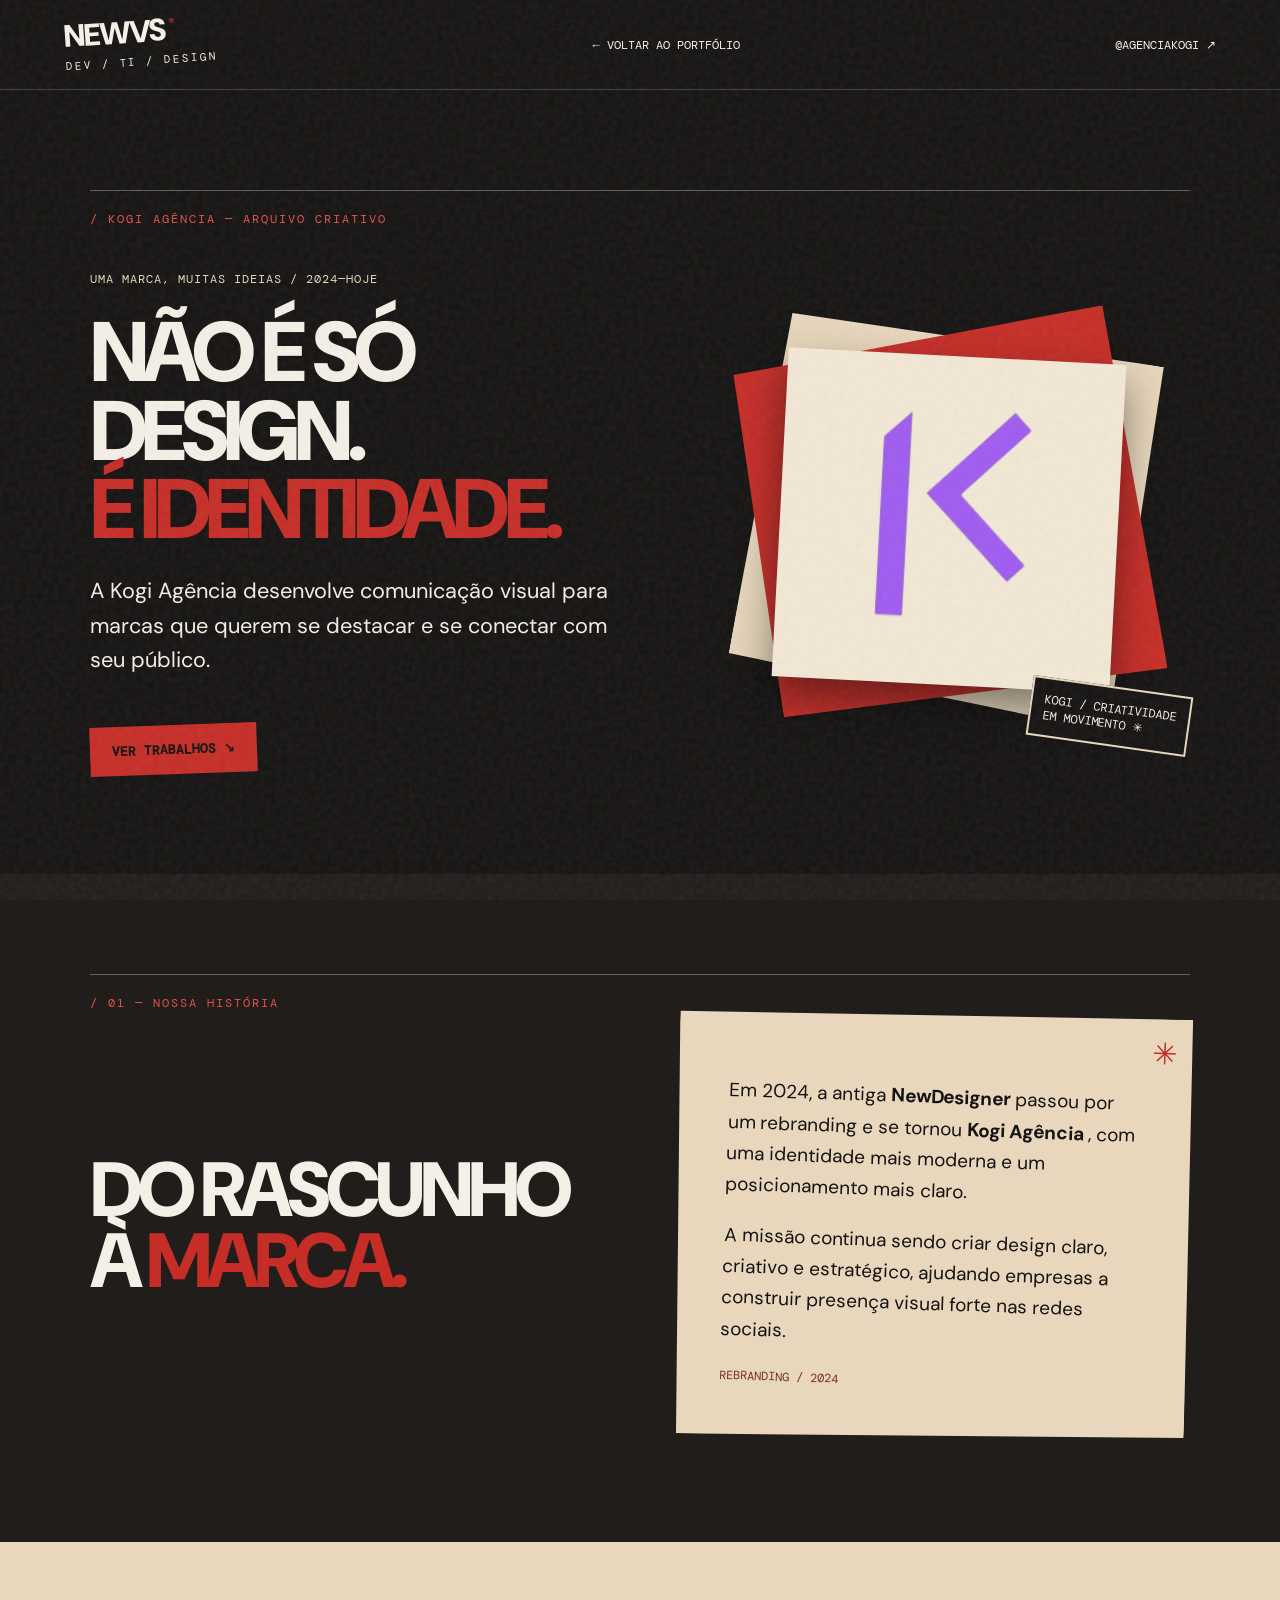
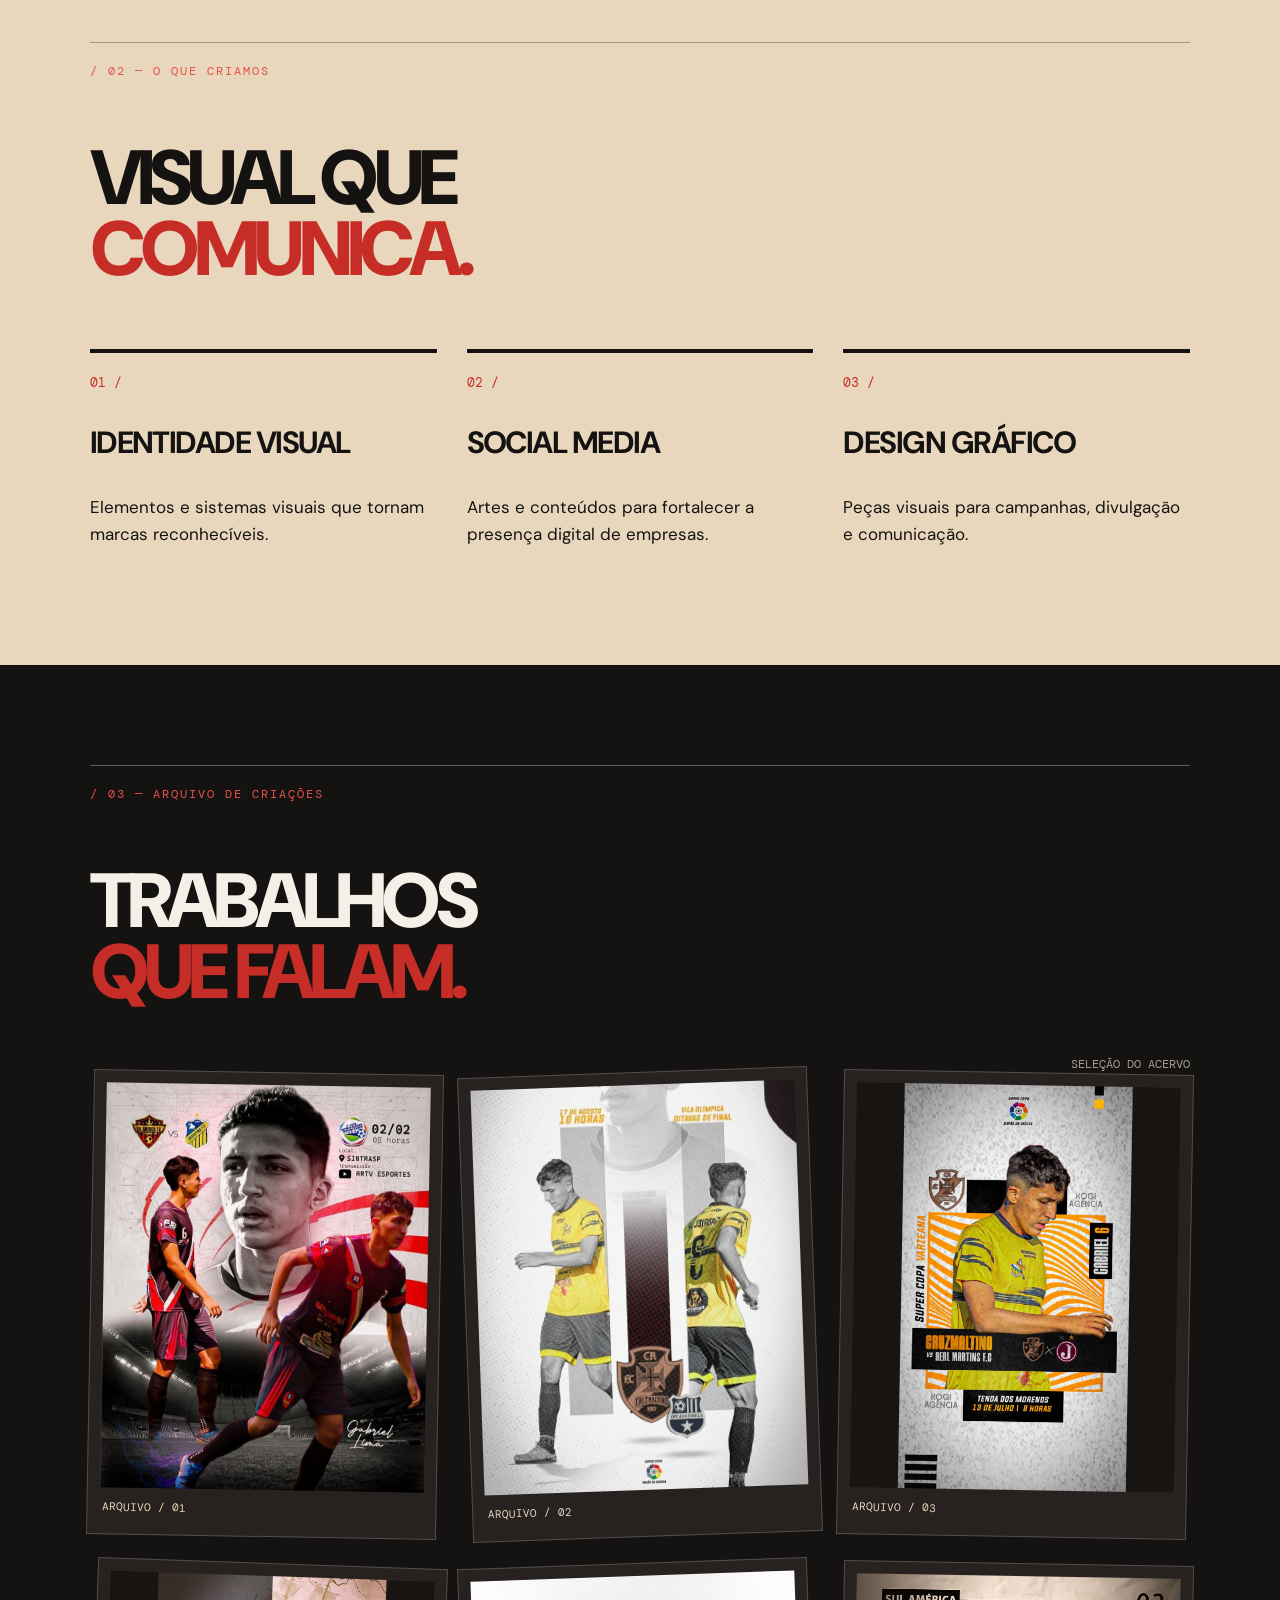
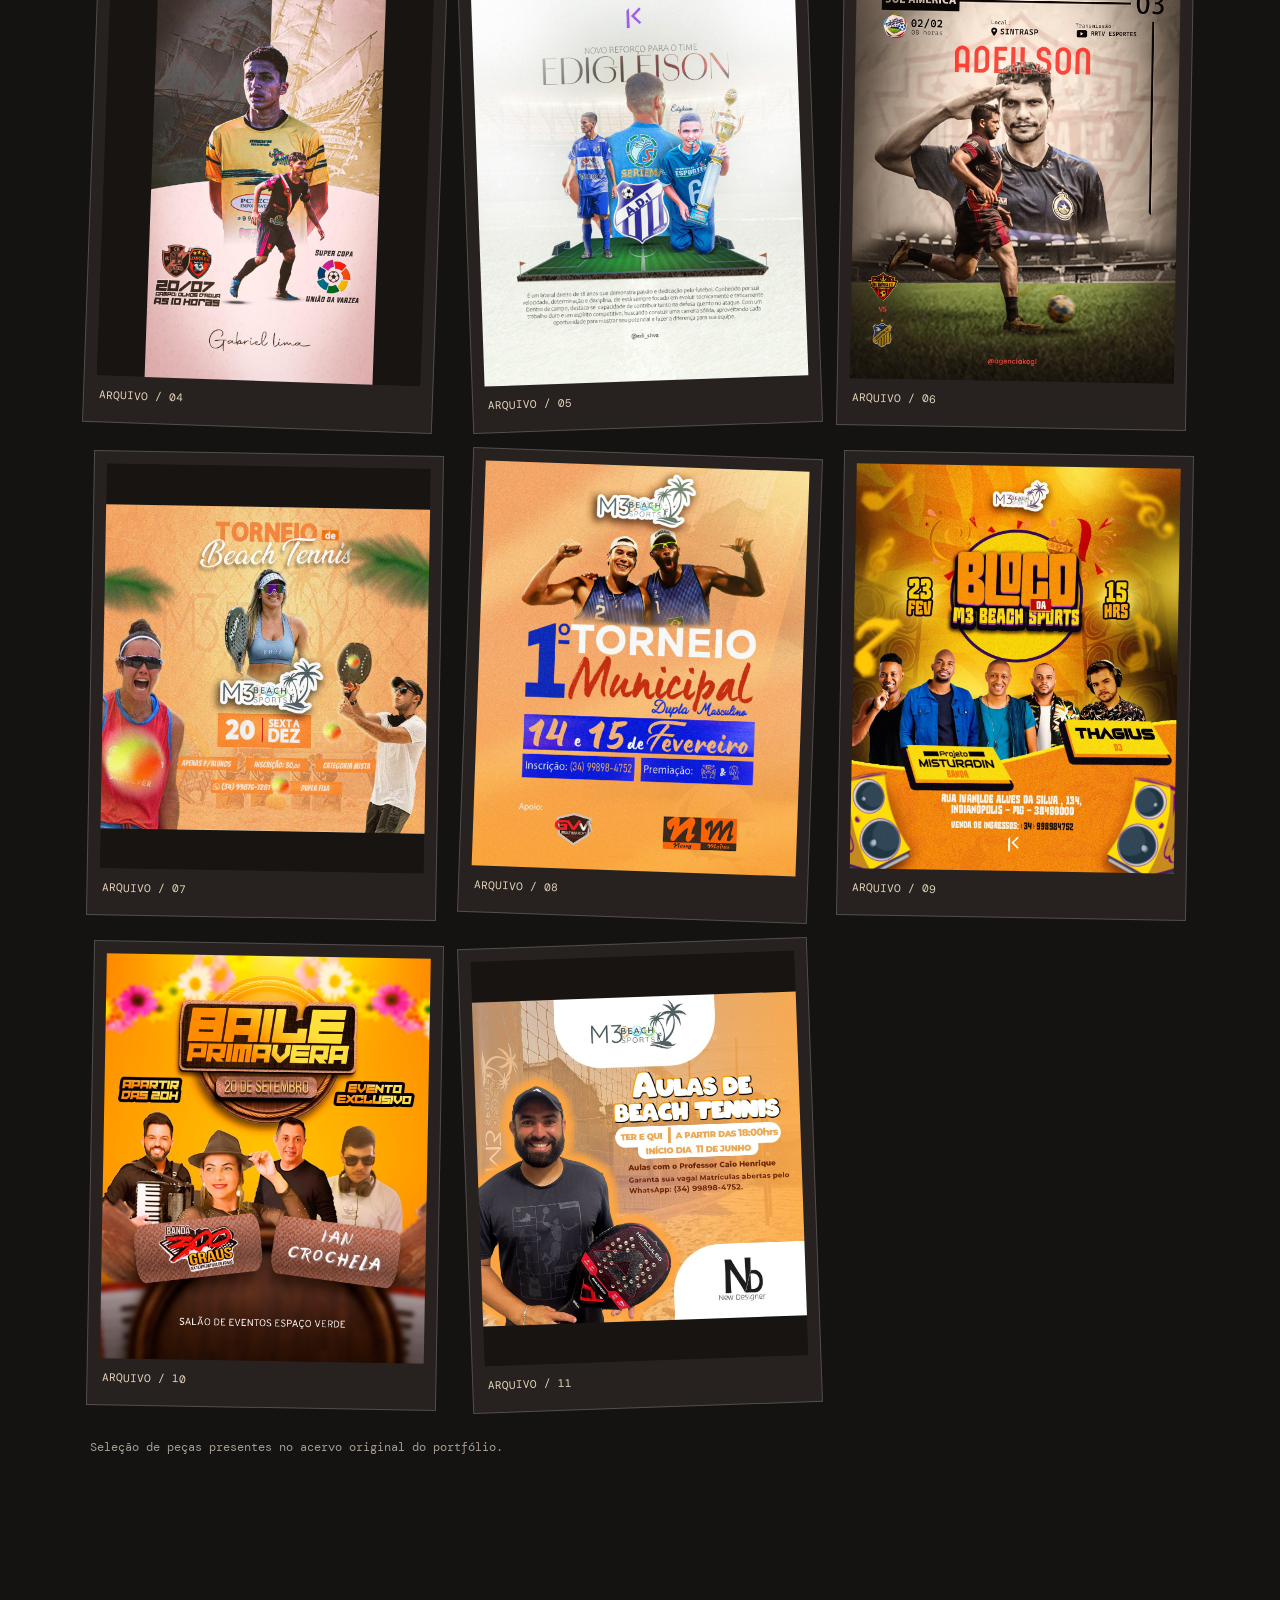
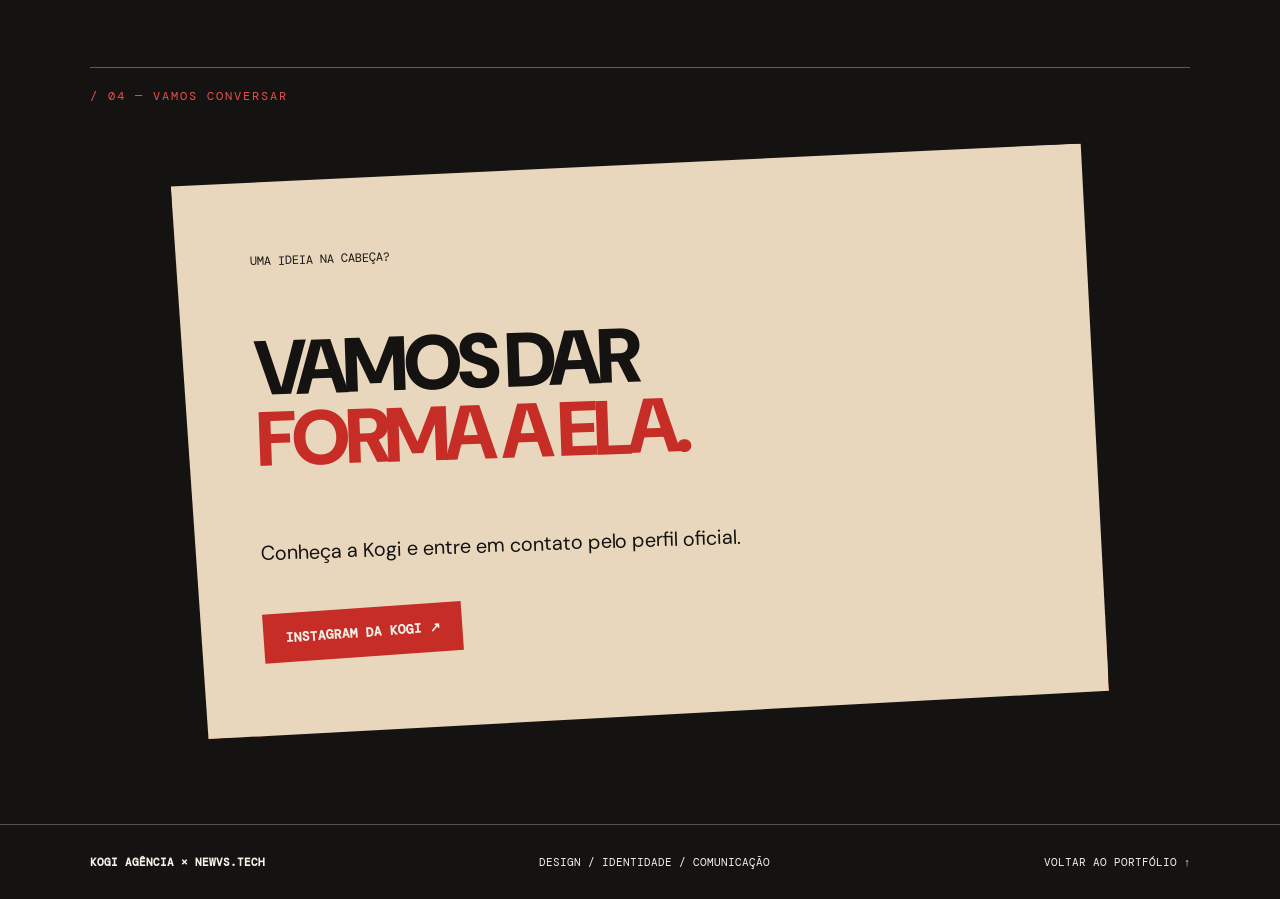
<file: pages/agencia/agencia.html>
<!DOCTYPE html>
<html lang="pt-BR">
 <head>
  <meta charset="utf-8"/>
  <meta content="width=device-width,initial-scale=1" name="viewport"/>
  <meta content="#151312" name="theme-color"/>
  <meta content="Conhe&ccedil;a a Kogi Ag&ecirc;ncia: identidade visual, design gr&aacute;fico e comunica&ccedil;&atilde;o digital. Um projeto criativo de Neweverton Fernandes." name="description"/>
  <title>
   Kogi Ag&ecirc;ncia &mdash; NEWVS.TECH
  </title>
  <link href="../../logos/kogi-agencia.jpg" rel="icon" type="image/jpeg"/>
  <link href="style-agencia.css" rel="stylesheet"/>
  <script defer="" src="script-agencia.js">
  </script>
 </head>
 <body>
  <a class="skip" href="#inicio">
   Pular para o conte&uacute;do
  </a>
  <div aria-hidden="true" class="grain">
  </div>
  <header class="site-header">
   <a class="brand" href="../../index.html">
    NEWVS
    <span>
     &reg;
    </span>
    <small>
     DEV / TI / DESIGN
    </small>
   </a>
   <a class="back-link" href="../../index.html#agencia">
    &larr; VOLTAR AO PORTF&Oacute;LIO
   </a>
   <a class="header-social" href="https://www.instagram.com/agenciakogi" rel="noopener noreferrer" target="_blank">
    @AGENCIAKOGI &nearrow;
   </a>
  </header>
  <main>
   <section class="agency-hero section-wrap" id="inicio">
    <div class="section-marker">
     / KOGI AG&Ecirc;NCIA &mdash; ARQUIVO CRIATIVO
    </div>
    <div class="agency-hero-grid">
     <div>
      <span class="eyebrow">
       UMA MARCA, MUITAS IDEIAS / 2024&mdash;HOJE
      </span>
      <h1>
       N&Atilde;O &Eacute; S&Oacute;
       <br/>
       DESIGN.
       <br/>
       <em>
        &Eacute; IDENTIDADE.
       </em>
      </h1>
      <p>
       A Kogi Ag&ecirc;ncia desenvolve comunica&ccedil;&atilde;o visual para marcas que querem se destacar e se conectar com seu p&uacute;blico.
      </p>
      <a class="paper-button" href="#trabalhos">
       VER TRABALHOS &searrow;
      </a>
     </div>
     <div class="logo-composition">
      <div class="back-paper">
      </div>
      <div class="red-paper">
      </div>
      <div class="logo-paper">
       <img alt="Logotipo original da Kogi Ag&ecirc;ncia" src="../../logos/kogi-agencia-backRemoved.png"/>
      </div>
      <span class="sticker">
       KOGI / CRIATIVIDADE
       <br/>
       EM MOVIMENTO ✳
      </span>
     </div>
    </div>
   </section>
   <section class="story section-wrap" id="historia">
    <div class="section-marker">
     / 01 &mdash; NOSSA HIST&Oacute;RIA
    </div>
    <div class="two-col">
     <h2>
      DO RASCUNHO
      <br/>
      &Agrave;
      <em>
       MARCA.
      </em>
     </h2>
     <div class="note">
      <span class="pin">
       ✳
      </span>
      <p>
       Em 2024, a antiga
       <strong>
        NewDesigner
       </strong>
       passou por um rebranding e se tornou
       <strong>
        Kogi Ag&ecirc;ncia
       </strong>
       , com uma identidade mais moderna e um posicionamento mais claro.
      </p>
      <p>
       A miss&atilde;o continua sendo criar design claro, criativo e estrat&eacute;gico, ajudando empresas a construir presen&ccedil;a visual forte nas redes sociais.
      </p>
      <span class="note-footer">
       REBRANDING / 2024
      </span>
     </div>
    </div>
   </section>
   <section class="services section-wrap" id="servicos">
    <div class="section-marker">
     / 02 &mdash; O QUE CRIAMOS
    </div>
    <h2>
     VISUAL QUE
     <br/>
     <em>
      COMUNICA.
     </em>
    </h2>
    <div class="service-grid">
     <article>
      <span>
       01 /
      </span>
      <h3>
       IDENTIDADE VISUAL
      </h3>
      <p>
       Elementos e sistemas visuais que tornam marcas reconhec&iacute;veis.
      </p>
     </article>
     <article>
      <span>
       02 /
      </span>
      <h3>
       SOCIAL MEDIA
      </h3>
      <p>
       Artes e conte&uacute;dos para fortalecer a presen&ccedil;a digital de empresas.
      </p>
     </article>
     <article>
      <span>
       03 /
      </span>
      <h3>
       DESIGN GR&Aacute;FICO
      </h3>
      <p>
       Pe&ccedil;as visuais para campanhas, divulga&ccedil;&atilde;o e comunica&ccedil;&atilde;o.
      </p>
     </article>
    </div>
   </section>
   <section class="gallery section-wrap" id="trabalhos">
    <div class="section-marker">
     / 03 &mdash; ARQUIVO DE CRIA&Ccedil;&Otilde;ES
    </div>
    <div class="gallery-title">
     <h2>
      TRABALHOS
      <br/>
      <em>
       QUE FALAM.
      </em>
     </h2>
     <span>
      SELE&Ccedil;&Atilde;O DO ACERVO
     </span>
    </div>
    <div class="gallery-grid">
     <figure class="art-card">
      <img alt="Arte gr&aacute;fica 1 do acervo da Kogi Ag&ecirc;ncia" loading="lazy" src="../../media/slides/arte1.jpg"/>
      <figcaption>
       ARQUIVO / 01
      </figcaption>
     </figure>
     <figure class="art-card">
      <img alt="Arte gr&aacute;fica 2 do acervo da Kogi Ag&ecirc;ncia" loading="lazy" src="../../media/slides/arte2.jpg"/>
      <figcaption>
       ARQUIVO / 02
      </figcaption>
     </figure>
     <figure class="art-card">
      <img alt="Arte gr&aacute;fica 3 do acervo da Kogi Ag&ecirc;ncia" loading="lazy" src="../../media/slides/arte3.jpg"/>
      <figcaption>
       ARQUIVO / 03
      </figcaption>
     </figure>
     <figure class="art-card">
      <img alt="Arte gr&aacute;fica 4 do acervo da Kogi Ag&ecirc;ncia" loading="lazy" src="../../media/slides/arte4.jpg"/>
      <figcaption>
       ARQUIVO / 04
      </figcaption>
     </figure>
     <figure class="art-card">
      <img alt="Arte gr&aacute;fica 5 do acervo da Kogi Ag&ecirc;ncia" loading="lazy" src="../../media/slides/arte5.jpg"/>
      <figcaption>
       ARQUIVO / 05
      </figcaption>
     </figure>
     <figure class="art-card">
      <img alt="Arte gr&aacute;fica 6 do acervo da Kogi Ag&ecirc;ncia" loading="lazy" src="../../media/slides/arte6.jpg"/>
      <figcaption>
       ARQUIVO / 06
      </figcaption>
     </figure>
     <figure class="art-card">
      <img alt="Arte gr&aacute;fica 7 do acervo da Kogi Ag&ecirc;ncia" loading="lazy" src="../../media/slides/arte7.jpg"/>
      <figcaption>
       ARQUIVO / 07
      </figcaption>
     </figure>
     <figure class="art-card">
      <img alt="Arte gr&aacute;fica 8 do acervo da Kogi Ag&ecirc;ncia" loading="lazy" src="../../media/slides/arte8.jpg"/>
      <figcaption>
       ARQUIVO / 08
      </figcaption>
     </figure>
     <figure class="art-card">
      <img alt="Arte gr&aacute;fica 9 do acervo da Kogi Ag&ecirc;ncia" loading="lazy" src="../../media/slides/arte9.jpg"/>
      <figcaption>
       ARQUIVO / 09
      </figcaption>
     </figure>
     <figure class="art-card">
      <img alt="Arte gr&aacute;fica 10 do acervo da Kogi Ag&ecirc;ncia" loading="lazy" src="../../media/slides/arte10.jpg"/>
      <figcaption>
       ARQUIVO / 10
      </figcaption>
     </figure>
     <figure class="art-card">
      <img alt="Arte gr&aacute;fica 11 do acervo da Kogi Ag&ecirc;ncia" loading="lazy" src="../../media/slides/arte11.jpg"/>
      <figcaption>
       ARQUIVO / 11
      </figcaption>
     </figure>
    </div>
    <p class="gallery-note">
     Sele&ccedil;&atilde;o de pe&ccedil;as presentes no acervo original do portf&oacute;lio.
    </p>
   </section>
   <section class="contact section-wrap" id="contato">
    <div class="section-marker">
     / 04 &mdash; VAMOS CONVERSAR
    </div>
    <div class="contact-note">
     <span>
      UMA IDEIA NA CABE&Ccedil;A?
     </span>
     <h2>
      VAMOS DAR
      <br/>
      <em>
       FORMA A ELA.
      </em>
     </h2>
     <p>
      Conhe&ccedil;a a Kogi e entre em contato pelo perfil oficial.
     </p>
     <a class="paper-button" href="https://www.instagram.com/agenciakogi" rel="noopener noreferrer" target="_blank">
      INSTAGRAM DA KOGI &nearrow;
     </a>
    </div>
   </section>
  </main>
  <footer>
   <strong>
    KOGI AG&Ecirc;NCIA &times; NEWVS.TECH
   </strong>
   <span>
    DESIGN / IDENTIDADE / COMUNICA&Ccedil;&Atilde;O
   </span>
   <a href="../../index.html">
    VOLTAR AO PORTF&Oacute;LIO &uarr;
   </a>
  </footer>
 </body>
</html>
</file>
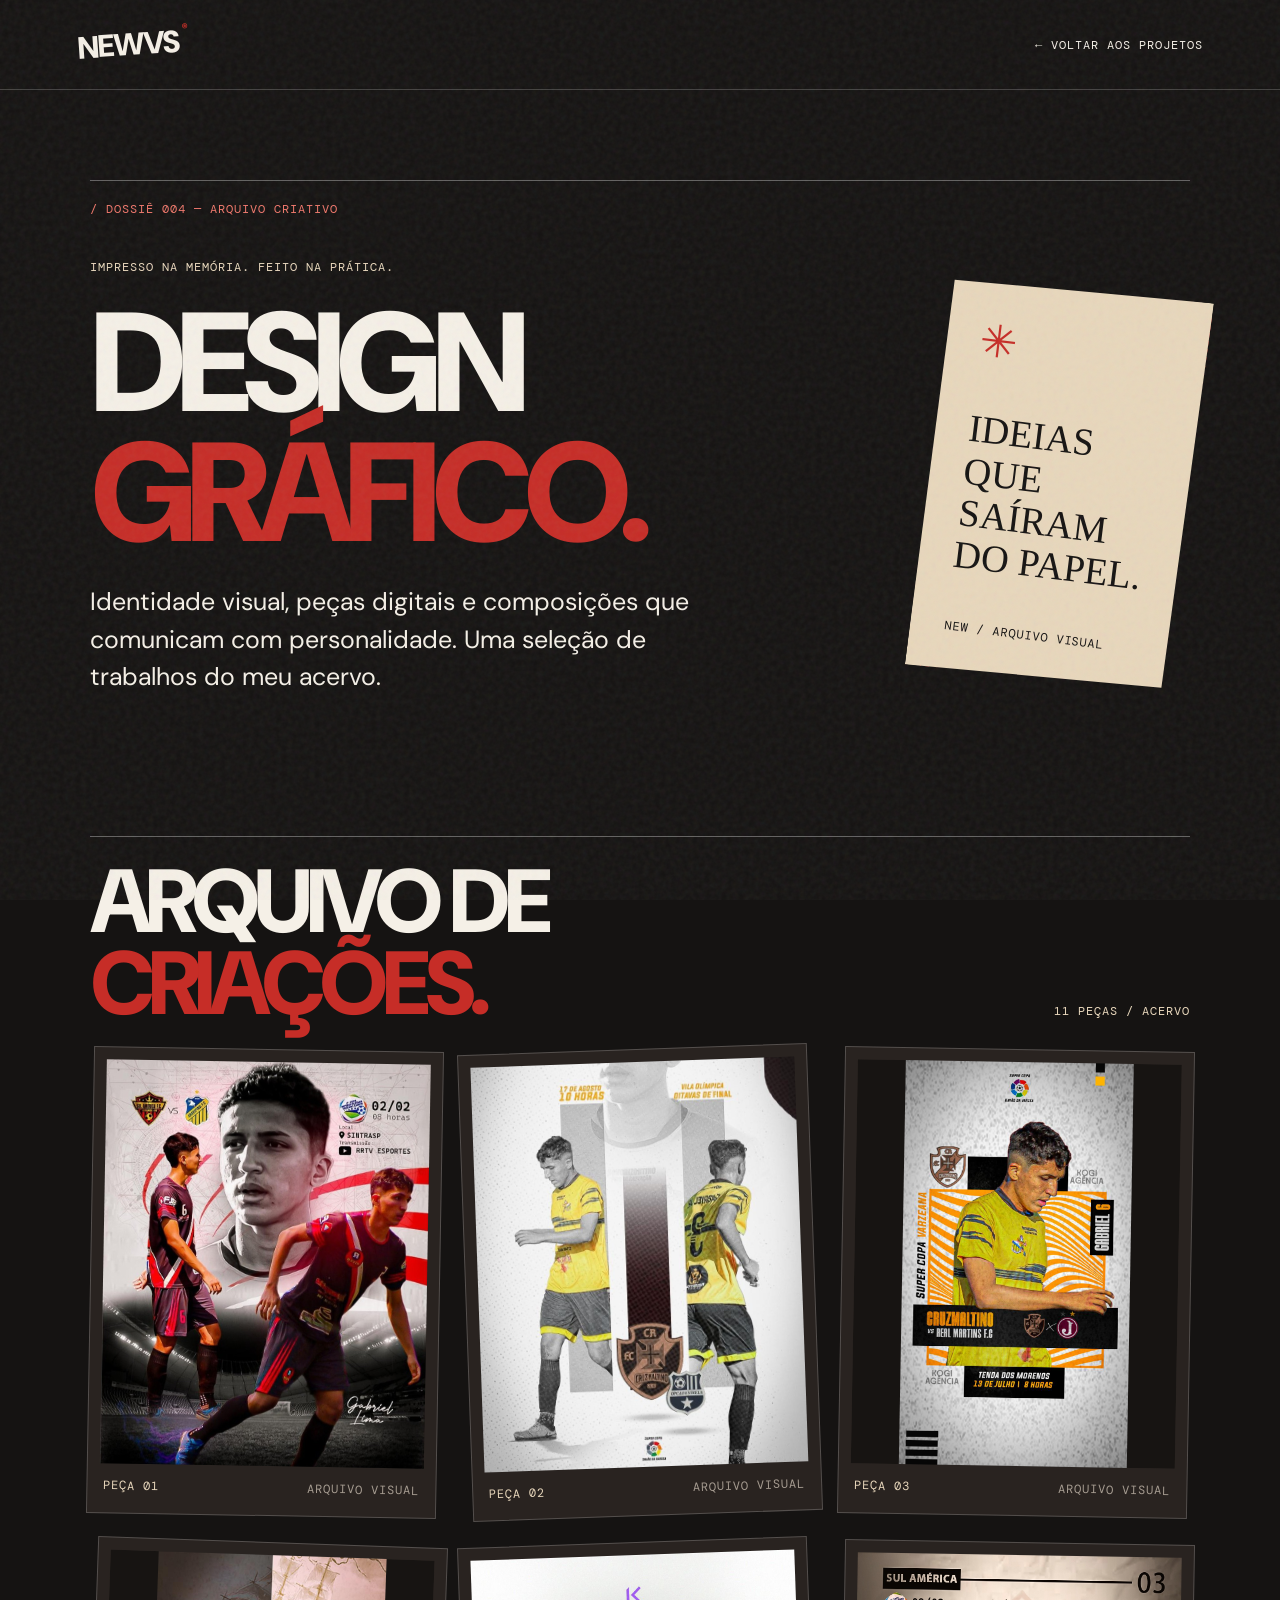
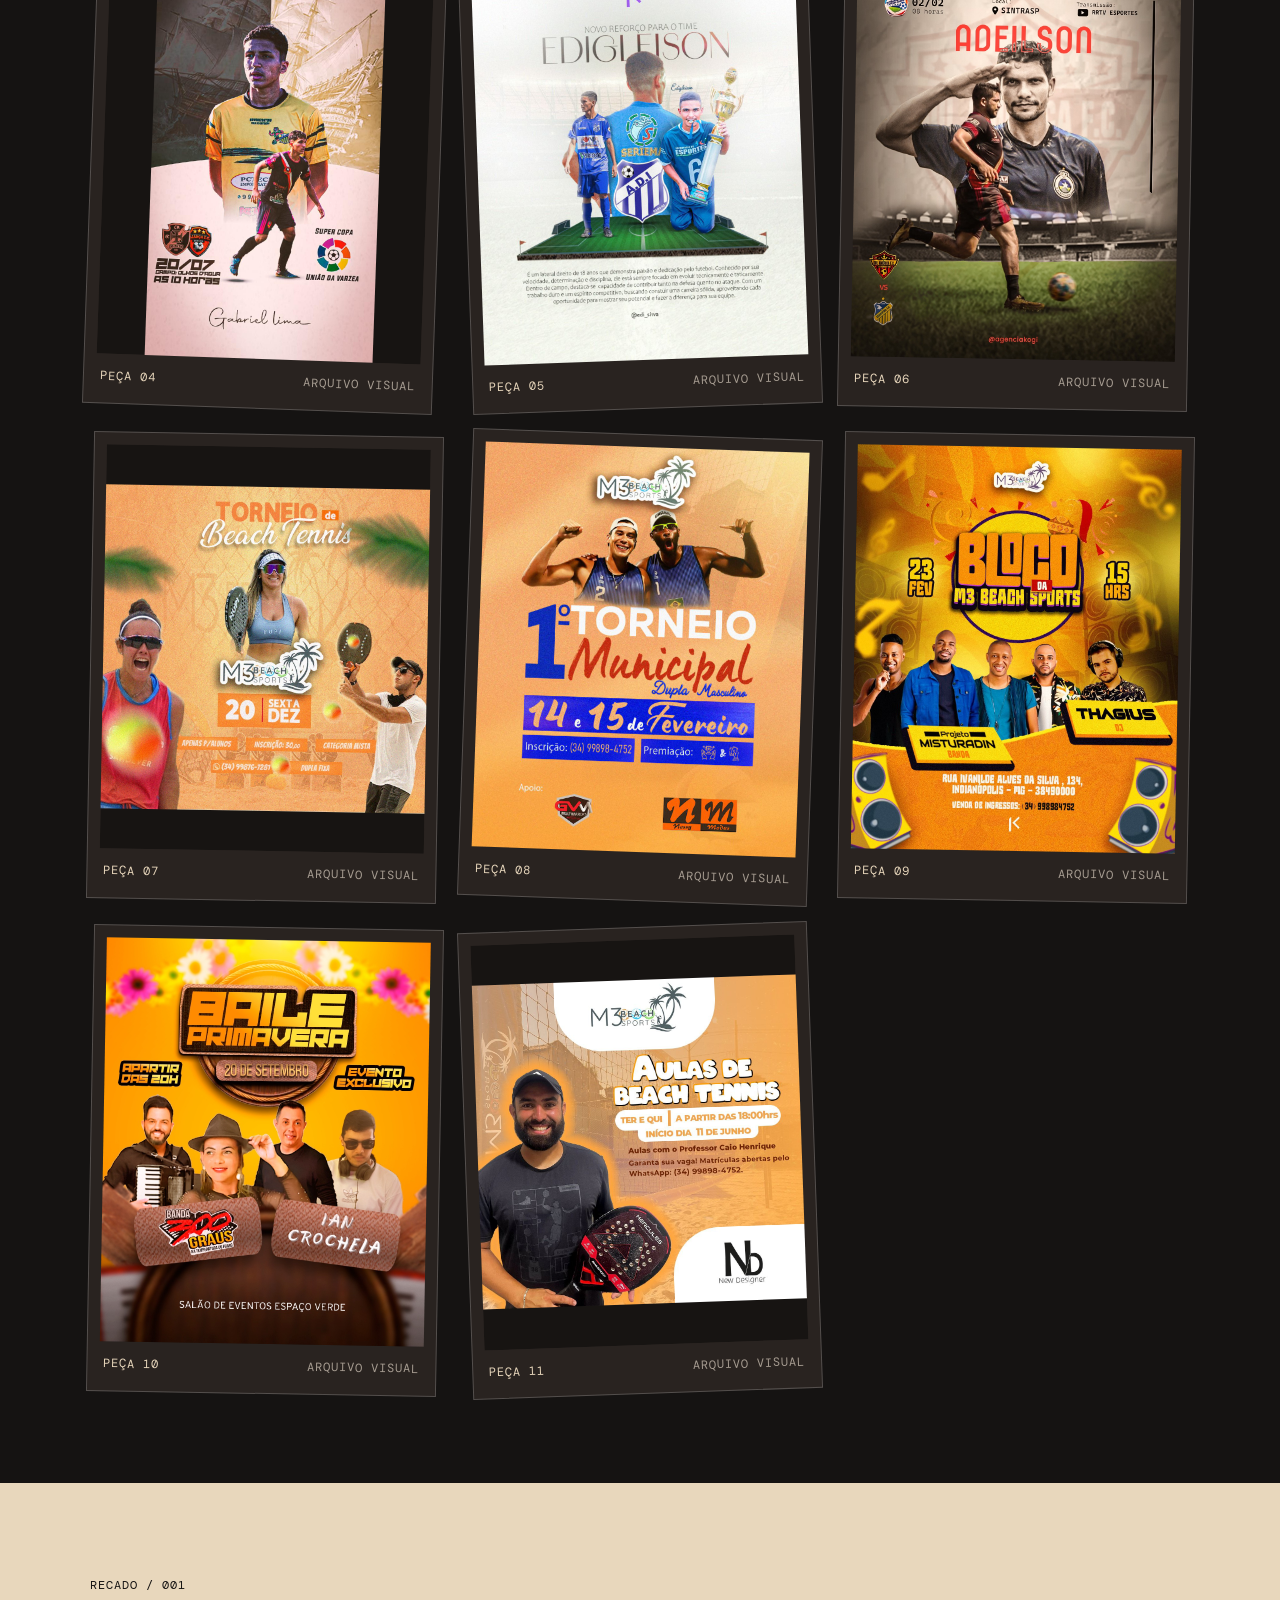
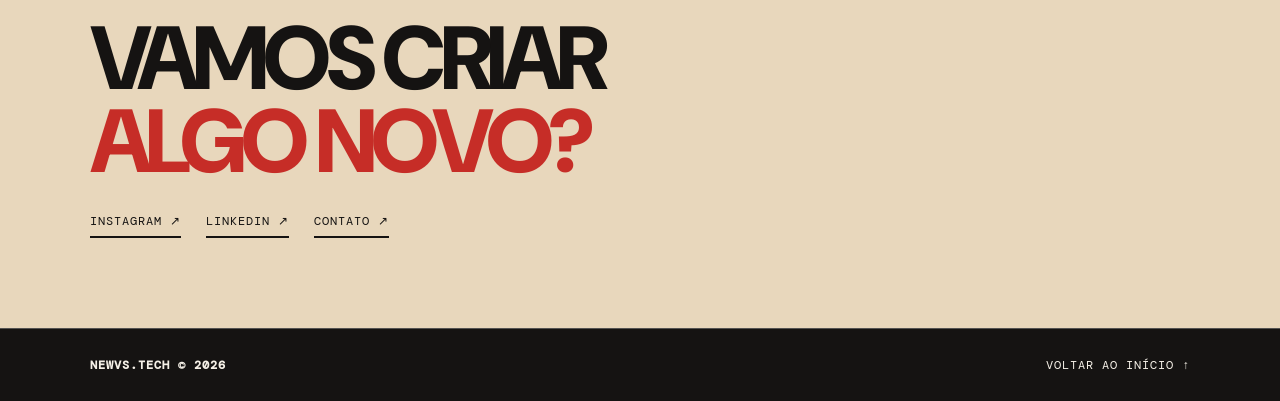
<file: pages/design/design.html>
<!DOCTYPE html>
<html lang="pt-BR">
 <head>
  <meta charset="utf-8"/>
  <meta content="width=device-width,initial-scale=1" name="viewport"/>
  <meta content="#151312" name="theme-color"/>
  <meta content="Arquivo de trabalhos de design gr&aacute;fico de Neweverton Fernandes." name="description"/>
  <title>
   Design Gr&aacute;fico &mdash; NEWVS.TECH
  </title>
  <link href="design.css" rel="stylesheet"/>
 </head>
 <body>
  <a class="skip" href="#galeria">
   Pular para a galeria
  </a>
  <div aria-hidden="true" class="grain">
  </div>
  <header>
   <a class="logo" href="../../index.html">
    NEWVS
    <span>
     &reg;
    </span>
   </a>
   <a class="back" href="../../index.html#projetos">
    &larr; VOLTAR AOS PROJETOS
   </a>
  </header>
  <main>
   <section class="intro">
    <div class="eyebrow">
     / DOSSI&Ecirc; 004 &mdash; ARQUIVO CRIATIVO
    </div>
    <div class="hero">
     <div>
      <p class="kicker">
       IMPRESSO NA MEM&Oacute;RIA. FEITO NA PR&Aacute;TICA.
      </p>
      <h1>
       DESIGN
       <br/>
       <em>
        GR&Aacute;FICO.
       </em>
      </h1>
      <p class="lead">
       Identidade visual, pe&ccedil;as digitais e composi&ccedil;&otilde;es que comunicam com personalidade. Uma sele&ccedil;&atilde;o de trabalhos do meu acervo.
      </p>
     </div>
     <aside class="note">
      <span>
       ✳
      </span>
      <p>
       IDEIAS
       <br/>
       QUE SA&Iacute;RAM
       <br/>
       DO PAPEL.
      </p>
      <small>
       NEW / ARQUIVO VISUAL
      </small>
     </aside>
    </div>
   </section>
   <section class="gallery" id="galeria">
    <div class="section-head">
     <h2>
      ARQUIVO DE
      <br/>
      <em>
       CRIA&Ccedil;&Otilde;ES.
      </em>
     </h2>
     <span>
      11 PE&Ccedil;AS / ACERVO
     </span>
    </div>
    <div class="gallery-grid">
     <figure class="piece">
      <img alt="Arte gr&aacute;fica do portf&oacute;lio, pe&ccedil;a 1" loading="lazy" src="../../media/slides/arte1.jpg"/>
      <figcaption>
       PE&Ccedil;A 01
       <span>
        ARQUIVO VISUAL
       </span>
      </figcaption>
     </figure>
     <figure class="piece">
      <img alt="Arte gr&aacute;fica do portf&oacute;lio, pe&ccedil;a 2" loading="lazy" src="../../media/slides/arte2.jpg"/>
      <figcaption>
       PE&Ccedil;A 02
       <span>
        ARQUIVO VISUAL
       </span>
      </figcaption>
     </figure>
     <figure class="piece">
      <img alt="Arte gr&aacute;fica do portf&oacute;lio, pe&ccedil;a 3" loading="lazy" src="../../media/slides/arte3.jpg"/>
      <figcaption>
       PE&Ccedil;A 03
       <span>
        ARQUIVO VISUAL
       </span>
      </figcaption>
     </figure>
     <figure class="piece">
      <img alt="Arte gr&aacute;fica do portf&oacute;lio, pe&ccedil;a 4" loading="lazy" src="../../media/slides/arte4.jpg"/>
      <figcaption>
       PE&Ccedil;A 04
       <span>
        ARQUIVO VISUAL
       </span>
      </figcaption>
     </figure>
     <figure class="piece">
      <img alt="Arte gr&aacute;fica do portf&oacute;lio, pe&ccedil;a 5" loading="lazy" src="../../media/slides/arte5.jpg"/>
      <figcaption>
       PE&Ccedil;A 05
       <span>
        ARQUIVO VISUAL
       </span>
      </figcaption>
     </figure>
     <figure class="piece">
      <img alt="Arte gr&aacute;fica do portf&oacute;lio, pe&ccedil;a 6" loading="lazy" src="../../media/slides/arte6.jpg"/>
      <figcaption>
       PE&Ccedil;A 06
       <span>
        ARQUIVO VISUAL
       </span>
      </figcaption>
     </figure>
     <figure class="piece">
      <img alt="Arte gr&aacute;fica do portf&oacute;lio, pe&ccedil;a 7" loading="lazy" src="../../media/slides/arte7.jpg"/>
      <figcaption>
       PE&Ccedil;A 07
       <span>
        ARQUIVO VISUAL
       </span>
      </figcaption>
     </figure>
     <figure class="piece">
      <img alt="Arte gr&aacute;fica do portf&oacute;lio, pe&ccedil;a 8" loading="lazy" src="../../media/slides/arte8.jpg"/>
      <figcaption>
       PE&Ccedil;A 08
       <span>
        ARQUIVO VISUAL
       </span>
      </figcaption>
     </figure>
     <figure class="piece">
      <img alt="Arte gr&aacute;fica do portf&oacute;lio, pe&ccedil;a 9" loading="lazy" src="../../media/slides/arte9.jpg"/>
      <figcaption>
       PE&Ccedil;A 09
       <span>
        ARQUIVO VISUAL
       </span>
      </figcaption>
     </figure>
     <figure class="piece">
      <img alt="Arte gr&aacute;fica do portf&oacute;lio, pe&ccedil;a 10" loading="lazy" src="../../media/slides/arte10.jpg"/>
      <figcaption>
       PE&Ccedil;A 10
       <span>
        ARQUIVO VISUAL
       </span>
      </figcaption>
     </figure>
     <figure class="piece">
      <img alt="Arte gr&aacute;fica do portf&oacute;lio, pe&ccedil;a 11" loading="lazy" src="../../media/slides/arte11.jpg"/>
      <figcaption>
       PE&Ccedil;A 11
       <span>
        ARQUIVO VISUAL
       </span>
      </figcaption>
     </figure>
    </div>
   </section>
   <section class="end">
    <span>
     RECADO / 001
    </span>
    <h2>
     VAMOS CRIAR
     <br/>
     <em>
      ALGO NOVO?
     </em>
    </h2>
    <div class="links">
     <a href="https://www.instagram.com/new.ferds" rel="noopener noreferrer" target="_blank">
      INSTAGRAM &nearrow;
     </a>
     <a href="https://www.linkedin.com/in/neweverton-fernandes-da-silva-93ab88287/" rel="noopener noreferrer" target="_blank">
      LINKEDIN &nearrow;
     </a>
     <a href="../../index.html#contato">
      CONTATO &nearrow;
     </a>
    </div>
   </section>
  </main>
  <footer>
   <strong>
    NEWVS.TECH &copy;
    <span id="year">
     2026
    </span>
   </strong>
   <a href="../../index.html">
    VOLTAR AO IN&Iacute;CIO &uarr;
   </a>
  </footer>
  <script>
   document.getElementById('year').textContent=new Date().getFullYear()
  </script>
 </body>
</html>
</file>
<file: pages/home/style.css>
@import url("https://fonts.googleapis.com/css2?family=DM+Mono:wght@400;500&family=DM+Sans:wght@400;500;600;700;800;900&family=Permanent+Marker&display=swap");

:root {
    --ink: #151312;
    --paper: #e8d7bc;
    --white: #f5f0e7;
    --red: #c62d27;
    --muted: #a69c91;
}

* {
    box-sizing: border-box;
}

html {
    scroll-behavior: smooth;
}

body {
    margin: 0;
    background: var(--ink);
    color: var(--white);
    font-family: "DM Sans",sans-serif;
    overflow-x: hidden;
}

a {
    color: inherit;
}

button {
    font: inherit;
}

.skip {
    position: absolute;
    top: -100px;
    left: 10px;
    z-index: 99;
    background: white;
    color: black;
    padding: 12px;
}

.skip:focus {
    top: 10px;
}

.grain {
    position: fixed;
    inset: 0;
    pointer-events: none;
    z-index: 20;
    opacity: .12;
    background-image: url("data:image/svg+xml,%3Csvg viewBox='0 0 180 180' xmlns='http://www.w3.org/2000/svg'%3E%3Cfilter id='n'%3E%3CfeTurbulence type='fractalNoise' baseFrequency='.9' numOctaves='3' stitchTiles='stitch'/%3E%3C/filter%3E%3Crect width='100%25' height='100%25' filter='url(%23n)' opacity='.65'/%3E%3C/svg%3E");
}

.site-header {
    height: 90px;
    display: flex;
    align-items: center;
    gap: 30px;
    padding: 0 clamp(20px,5vw,90px);
    border-bottom: 1px solid #ffffff21;
    position: relative;
    z-index: 30;
}

.brand {
    font-weight: 900;
    font-size: 31px;
    letter-spacing: -2px;
    text-decoration: none;
    line-height: .75;
    transform: rotate(-4deg);
    min-width: 145px;
}

.brand span {
    font-size: 11px;
    color: var(--red);
    vertical-align: top;
}

.brand small {
    display: block;
    font: 11px "DM Mono",monospace;
    letter-spacing: 3px;
    margin-top: 11px;
}

.site-header nav {
    display: flex;
    gap: clamp(12px,2vw,32px);
    margin: auto;
}

.site-header nav a {
    text-decoration: none;
    font: 11px "DM Mono",monospace;
    letter-spacing: 1px;
    white-space: nowrap;
}

.site-header nav a:hover {
    color: #ed6559;
}

.header-tag {
    font: 10px "DM Mono",monospace;
    color: var(--muted);
}

.menu-toggle {
    display: none;
}

.section-wrap {
    padding: 100px clamp(20px,7vw,120px);
    max-width: 1700px;
    margin: auto;
}

.hero {
    min-height: 720px;
    display: grid;
    grid-template-columns: 1.05fr .95fr;
    position: relative;
    align-items: center;
    padding-top: 70px;
    padding-bottom: 90px;
}

.intro {
    font: 14px "DM Mono",monospace;
    letter-spacing: 2px;
}

.intro b {
    color: #e64d43;
}

.scribble {
    font-size: 32px;
    color: var(--red);
    margin-left: 30px;
}

.hero h1,.about h2,.projects h2,.work h2,.contact h2 {
    font-size: clamp(58px,7.2vw,130px);
    letter-spacing: -.075em;
    line-height: .91;
    margin: 30px 0 28px;
    font-weight: 900;
}

.hero h1 span {
    color: var(--red);
}

h1 em,h2 em {
    font-style: normal;
    color: var(--red);
}

.hero-sub {
    font-size: clamp(17px,1.6vw,23px);
    line-height: 1.55;
    max-width: 470px;
}

.tape-button {
    display: inline-block;
    margin-top: 30px;
    background: var(--red);
    color: #120e0d;
    padding: 16px 24px;
    font: 700 14px "DM Mono",monospace;
    text-decoration: none;
    transform: rotate(-3deg);
    clip-path: polygon(1% 5%,98% 0,100% 91%,2% 100%);
    transition: transform .25s;
}

.tape-button:hover {
    transform: rotate(0) translateY(-4px);
}

.micro-note {
    font: 20px "Permanent Marker",cursive;
    color: var(--paper);
    transform: rotate(-7deg);
    position: absolute;
    bottom: 60px;
    left: 30%;
    opacity: .7;
}

.hero-art {
    height: 590px;
    position: relative;
    isolation: isolate;
}

.paper-back {
    position: absolute;
    inset: 11% 10% 10% 14%;
    background: var(--paper);
    transform: rotate(9deg);
    clip-path: polygon(0 4%,97% 0,100% 96%,2% 100%);
}

.red-patch {
    position: absolute;
    inset: 8% 3% 11% 10%;
    background: var(--red);
    transform: rotate(-9deg);
    clip-path: polygon(6% 0,100% 7%,93% 96%,0 100%);
}

.portrait-frame {
    position: absolute;
    inset: 11% 8% 8% 15%;
    overflow: hidden;
    transform: rotate(2deg);
    clip-path: polygon(2% 0,100% 3%,97% 96%,5% 100%);
    box-shadow: 0 20px 50px #0007;
}

.portrait-frame img {
    width: 100%;
    height: 100%;
    object-fit: cover;
    object-position: center 30%;
    filter: grayscale(1) contrast(1.2);
    image-rendering: auto;
}

.crown {
    position: absolute;
    top: -3%;
    right: 20%;
    font-size: 100px;
    color: var(--red);
    transform: rotate(20deg);
    font-family: serif;
}

.handwritten {
    position: absolute;
    top: 2%;
    left: -14%;
    font: 24px "Permanent Marker",cursive;
    transform: rotate(-10deg);
    text-shadow: 2px 3px 3px #000;
}

.handwritten span {
    font-size: 55px;
}

.stamp {
    position: absolute;
    right: -5%;
    bottom: 13%;
    font: 16px "DM Mono",monospace;
    border: 3px solid var(--paper);
    padding: 15px;
    transform: rotate(13deg);
    background: #151312bb;
}

.caption-strip {
    position: absolute;
    bottom: 2%;
    left: 20%;
    padding: 11px 18px;
    background: var(--paper);
    color: var(--ink);
    font: 11px "DM Mono",monospace;
    transform: rotate(-3deg);
}

.scroll-cue {
    position: absolute;
    bottom: 25px;
    left: 7%;
    font: 11px "DM Mono",monospace;
    color: var(--muted);
}

.section-marker {
    font: 12px "DM Mono",monospace;
    letter-spacing: 2px;
    color: #e45148;
    border-top: 1px solid #ffffff50;
    padding-top: 20px;
}

.about {
    background: #211d1b;
}

.about-grid {
    display: grid;
    grid-template-columns: 1fr 1fr;
    gap: 70px;
    align-items: center;
}

.about h2,.projects h2,.work h2,.contact h2 {
    font-size: clamp(50px,6vw,100px);
}

.paper-note {
    background: var(--paper);
    color: var(--ink);
    padding: 50px;
    transform: rotate(2deg);
    box-shadow: 15px 15px 0 #0006;
    position: relative;
    clip-path: polygon(0 1%,99% 0,100% 97%,2% 100%);
}

.paper-note p {
    font-size: 20px;
    line-height: 1.6;
}

.paper-note a {
    font: 700 12px "DM Mono",monospace;
}

.paper-pin {
    position: absolute;
    top: 12px;
    right: 20px;
    color: var(--red);
    font-size: 28px;
}

.projects-heading {
    display: flex;
    justify-content: space-between;
    align-items: end;
    gap: 20px;
}

.projects-heading>span {
    font: 12px "DM Mono",monospace;
    color: var(--muted);
    margin-bottom: 30px;
}

.project-grid {
    display: grid;
    grid-template-columns: repeat(3,minmax(0,1fr));
    gap: 25px;
}

.project-card {
    background: #272220;
    border: 1px solid #ffffff25;
    padding: 14px;
    transform: rotate(1deg);
    transition: transform .3s;
}

.project-card:nth-child(2) {
    transform: rotate(-2deg);
}

.project-card:nth-child(3) {
    transform: rotate(2deg);
}

.project-card:hover {
    transform: rotate(0) translateY(-8px);
}

.project-number {
    font: 11px "DM Mono",monospace;
    color: var(--paper);
    padding: 8px;
}

.project-visual {
    height: 230px;
    display: flex;
    align-items: center;
    justify-content: center;
    overflow: hidden;
}

.project-visual>span {
    font-size: clamp(35px,4vw,65px);
    font-weight: 900;
    line-height: .9;
    letter-spacing: -.07em;
    transform: rotate(-7deg);
}

.visual-stock {
    background: #b83029;
    color: #160f0d;
}

.visual-between {
    background: #e8d7bc;
    color: #1d1a19;
}

.visual-data {
    background: #454b44;
    color: #f5f0e7;
}

.asterisk {
    font-size: 35px;
    display: inline-block;
    margin-left: 12px;
}

.project-info {
    padding: 14px 8px 10px;
}

.project-info h3 {
    font-size: 26px;
    margin: 8px 0;
}

.project-info p {
    color: #d0c6ba;
    line-height: 1.5;
    min-height: 75px;
}

.tags {
    font: 11px "DM Mono",monospace;
    color: #f0776b;
}

.archive-link {
    display: table;
    margin: 50px auto 0;
    padding: 15px 25px;
    border: 1px solid var(--paper);
    font: 13px "DM Mono",monospace;
    text-decoration: none;
}

.archive-link:hover {
    background: var(--paper);
    color: var(--ink);
}

.work {
    background: var(--paper);
    color: var(--ink);
}

.work .section-marker {
    color: var(--red);
    border-color: #15131255;
}

.work h2 em {
    color: var(--red);
}

.work-grid {
    display: grid;
    grid-template-columns: repeat(3,1fr);
    gap: 30px;
    margin-top: 70px;
}

.work-grid>div {
    border-top: 4px solid var(--ink);
    padding-top: 20px;
}

.work-grid span {
    font: 14px "DM Mono",monospace;
    color: var(--red);
}

.work-grid h3 {
    font-size: clamp(22px,2.3vw,35px);
    letter-spacing: -.04em;
}

.work-grid p {
    line-height: 1.7;
    font-size: 17px;
}

.contact {
    padding-bottom: 140px;
}

.contact-paper {
    max-width: 900px;
    margin: 65px auto 0;
    background: #e8d7bc;
    color: var(--ink);
    padding: clamp(30px,7vw,90px);
    transform: rotate(-2deg);
    box-shadow: 18px 18px 0 #ad2823;
    clip-path: polygon(0 2%,98% 0,100% 98%,2% 100%);
}

.tiny {
    font: 12px "DM Mono",monospace;
}

.contact h2 {
    font-size: clamp(48px,6vw,88px);
}

.contact-paper p {
    font-size: 20px;
    line-height: 1.5;
}

.contact-links {
    display: flex;
    flex-wrap: wrap;
    gap: 15px;
    margin-top: 40px;
}

.contact-links a {
    font: 700 12px "DM Mono",monospace;
    border-bottom: 2px solid var(--ink);
    padding-bottom: 8px;
    text-decoration: none;
}

footer {
    display: flex;
    justify-content: space-between;
    gap: 20px;
    flex-wrap: wrap;
    padding: 30px 7vw;
    border-top: 1px solid #ffffff44;
    font: 11px "DM Mono",monospace;
}

footer a {
    text-decoration: none;
}

@media (max-width:1050px) {
    .site-header {
        height: 75px;
    }

    .header-tag {
        display: none;
    }

    .hero {
        grid-template-columns: 1fr 1fr;
    }

    .hero-art {
        height: 470px;
    }

    .handwritten {
        left: -10%;
        font-size: 17px;
    }

    .project-grid {
        gap: 14px;
    }

    .project-visual {
        height: 180px;
    }
}

@media (max-width:760px) {
    .site-header {
        justify-content: space-between;
    }

    .menu-toggle {
        display: block;
        border: 1px solid #ffffff77;
        color: white;
        background: transparent;
        padding: 10px 14px;
        font: 12px "DM Mono",monospace;
    }

    .site-header nav {
        display: none;
        position: absolute;
        top: 75px;
        left: 0;
        right: 0;
        background: #1c1817;
        padding: 25px;
        flex-direction: column;
        border-bottom: 1px solid #ffffff44;
    }

    .site-header nav.open {
        display: flex;
    }

    .section-wrap {
        padding: 70px 22px;
    }

    .hero {
        display: flex;
        flex-direction: column;
        align-items: stretch;
        padding-top: 65px;
        min-height: 0;
    }

    .hero h1 {
        font-size: clamp(55px,13vw,95px);
    }

    .hero-art {
        height: 450px;
        margin-top: 40px;
    }

    .micro-note {
        position: static;
        margin: 25px 0 0 30%;
        font-size: 17px;
    }

    .scroll-cue {
        display: none;
    }

    .handwritten {
        left: 0;
    }

    .stamp {
        right: 0;
    }

    .about-grid,.project-grid,.work-grid {
        grid-template-columns: 1fr;
    }

    .paper-note {
        padding: 30px;
    }

    .paper-note p {
        font-size: 17px;
    }

    .projects-heading {
        display: block;
    }

    .projects-heading>span {
        display: block;
        margin-bottom: 30px;
    }

    .project-visual {
        height: 240px;
    }

    .project-visual>span {
        font-size: 60px;
    }

    .work-grid {
        margin-top: 35px;
    }

    .contact-paper {
        margin-top: 35px;
    }

    .contact-links {
        gap: 25px;
    }

    footer {
        flex-direction: column;
    }
}

@media (max-width:380px) {
    .hero-art {
        height: 340px;
    }

    .handwritten {
        font-size: 13px;
    }

    .crown {
        font-size: 60px;
    }

    .stamp {
        font-size: 11px;
    }

    .project-visual>span {
        font-size: 45px;
    }
}

@media (prefers-reduced-motion:reduce) {
    *,*:before,*:after {
        scroll-behavior: auto !important;
        transition: none !important;
    }
}

/* ========================================
   18 - DESIGN GRÁFICO / QUARTO DOSSIÊ
======================================== */

@media (min-width: 761px) {
    .project-grid {
        grid-template-columns: repeat(2, minmax(0, 1fr));
    }
}

.visual-design {
    background: #b6a28a;
    color: #151312;
    text-decoration: none;
}

.visual-design > span {
    transform: rotate(-5deg);
}

.project-open {
    display: inline-block;
    margin-top: 5px;
    color: var(--paper);
    font: 700 12px "DM Mono", monospace;
    text-underline-offset: 5px;
}

.project-open:hover {
    color: #f0776b;
}

.project-visual:focus-visible, .project-open:focus-visible {
    outline: 3px solid var(--red);
    outline-offset: 4px;
}

/* ========================================
   19 - KOGI AGÊNCIA / DESTAQUE AUTORAL
======================================== */

.agency-feature {
    background: #201c1a;
}

.agency-layout {
    display: grid;
    grid-template-columns: 1.05fr .95fr;
    gap: clamp(28px,5vw,80px);
    align-items: center;
    padding-top: 60px;
}

.agency-eyebrow {
    color: var(--paper);
    font: 12px "DM Mono",monospace;
    letter-spacing: 2px;
}

.agency-copy h2 {
    font-size: clamp(52px,6.6vw,110px);
    line-height: .9;
    letter-spacing: -.075em;
    margin: 25px 0;
    font-weight: 900;
}

.agency-copy h2 em {
    color: var(--red);
    font-style: normal;
}

.agency-copy p {
    max-width: 580px;
    font-size: clamp(17px,1.6vw,21px);
    line-height: 1.65;
    color: #e3d7c9;
}

.agency-cta {
    display: inline-flex;
    align-items: center;
    gap: 25px;
    background: var(--paper);
    color: var(--ink);
    padding: 17px 22px;
    margin-top: 24px;
    text-decoration: none;
    font: 700 13px "DM Mono",monospace;
    transform: rotate(-2deg);
    transition: transform .2s;
}

.agency-cta:hover {
    transform: rotate(0) translateY(-3px);
}

.agency-art {
    position: relative;
    height: 460px;
    isolation: isolate;
}

.agency-sheet,.agency-red-sheet {
    position: absolute;
    inset: 12% 11%;
    background: var(--paper);
    transform: rotate(9deg);
    clip-path: polygon(2% 0,100% 4%,96% 100%,0 94%);
}

.agency-red-sheet {
    background: var(--red);
    transform: rotate(-8deg);
    inset: 8% 9%;
}

.agency-logo-paper {
    position: absolute;
    inset: 15% 14%;
    background: #f2e7d4;
    transform: rotate(2deg);
    display: grid;
    place-items: center;
    padding: 12%;
    box-shadow: 0 15px 35px #0005;
}

.agency-logo-paper img {
    max-width: 100%;
    max-height: 100%;
    object-fit: contain;
}

.agency-sticker {
    position: absolute;
    bottom: 3%;
    right: 0;
    border: 2px solid var(--paper);
    padding: 12px;
    background: #151312dd;
    font: 12px "DM Mono",monospace;
    transform: rotate(8deg);
}

.agency-scribble {
    position: absolute;
    top: 2%;
    left: 0;
    color: var(--paper);
    font: 22px "Permanent Marker",cursive;
    transform: rotate(-10deg);
    text-shadow: 1px 2px 3px #0008;
}

.agency-services {
    border-top: 1px solid #ffffff50;
    margin-top: 55px;
    padding-top: 20px;
    display: flex;
    flex-wrap: wrap;
    gap: 14px 35px;
    color: var(--paper);
    font: 11px "DM Mono",monospace;
    letter-spacing: 1px;
}

@media (max-width: 760px) {
    .agency-layout {
        grid-template-columns: 1fr;
    }

    .agency-art {
        height: 340px;
    }

    .agency-services {
        margin-top: 25px;
    }
}

@media (max-width: 380px) {
    .agency-art {
        height: 275px;
    }

    .agency-scribble {
        font-size: 16px;
    }
}

/* ========================================
   20 - CORREÇÕES DO HERO E NAVEGAÇÃO (V4)
   Mantidas no fim para prevalecer sobre estilos anteriores.
======================================== */
.hero {
    grid-template-columns: minmax(0, 1.12fr) minmax(0, .88fr);
    column-gap: clamp(24px, 3vw, 56px);
}
.hero-copy {
    min-width: 0;
    position: relative;
    z-index: 2;
}
.hero h1 {
    font-size: clamp(42px, 4.55vw, 76px);
    letter-spacing: -.065em;
    line-height: 1.02;
    margin: 30px 0 28px;
}
.hero h1 .hero-line {
    display: block;
    white-space: nowrap;
    color: var(--white);
}
.hero h1 .hero-accent,
.hero h1 em {
    color: var(--red);
}
.micro-note {
    position: relative;
    bottom: auto;
    left: auto;
    display: table;
    margin: 42px 0 0 clamp(16px, 9vw, 120px);
    max-width: 300px;
    font-size: 18px;
    line-height: 1.35;
    transform: rotate(-6deg);
}
.site-header nav {
    align-items: center;
}
@media (max-width: 1050px) {
    .hero h1 { font-size: clamp(39px, 4.6vw, 58px); }
    .micro-note { margin-left: 35px; }
}
@media (max-width: 760px) {
    .hero { display: flex; flex-direction: column; }
    .hero h1 { font-size: clamp(32px, 8.2vw, 62px); }
    .hero h1 .hero-line { white-space: nowrap; }
    .micro-note { margin: 32px 0 0 12%; font-size: 16px; }
}
@media (max-width: 380px) {
    .hero h1 { font-size: clamp(29px, 8vw, 34px); }
    .micro-note { margin-left: 7%; font-size: 14px; }
}


/* Dossiês: cartões clicáveis */
.case-link { display: block; color: inherit; text-decoration: none; }
.case-link:focus-visible { outline: 3px solid var(--red); outline-offset: 5px; }

/* V8 — frase diretamente abaixo do botão, sem deslocamentos laterais */
.hero-copy .micro-note {
    position: static;
    display: block;
    width: fit-content;
    margin: 22px 0 0 10px;
    max-width: min(320px, 95%);
    font-size: clamp(15px, 1.35vw, 19px);
    line-height: 1.4;
    opacity: .85;
    transform: rotate(-3deg);
}
/* Ajuste óptico do símbolo K, que parecia deslocado para baixo */
.agency-logo-paper img {
    transform: translate(-3px, -11px);
}
/* A imagem original tem apenas 240x240px; evitar contraste excessivo */
.portrait-frame img {
    filter: grayscale(1) contrast(1.07);
}
@media (max-width: 760px) {
    .hero-copy .micro-note { margin: 20px 0 0 8px; font-size: 16px; }
    .agency-logo-paper img { transform: translate(-2px, -7px); }
}
</file>
<file: pages/projects/between-screens/style.css>
@import url('https://fonts.googleapis.com/css2?family=DM+Mono:wght@400;500&family=DM+Sans:wght@400;500;600;700;800;900&family=Permanent+Marker&display=swap');
:root { --ink:#151312; --paper:#e8d7bc; --white:#f5f0e7; --red:#c62d27; --muted:#a69c91; }
* { box-sizing:border-box; }
html { scroll-behavior:smooth; }
body { margin:0; background:var(--ink); color:var(--white); font-family:'DM Sans',sans-serif; }
a { color:inherit; }
header { border-bottom:1px solid #ffffff30; padding:26px clamp(20px,6vw,90px); display:flex; justify-content:space-between; align-items:center; gap:20px; }
.brand { font-weight:900; font-size:25px; text-decoration:none; letter-spacing:-1px; }
.back { font:12px 'DM Mono',monospace; text-decoration:none; border-bottom:1px solid var(--paper); padding-bottom:6px; }
main { max-width:1300px; padding:0 clamp(20px,6vw,90px); margin:auto; }
.eyebrow { font:12px 'DM Mono',monospace; color:var(--red); letter-spacing:2px; }
.hero { padding:90px 0 65px; border-bottom:1px solid #ffffff40; }
h1 { font-size:clamp(60px,10vw,145px); letter-spacing:-.085em; line-height:.86; margin:22px 0 30px; font-weight:900; overflow-wrap:anywhere; }
h1 em { color:var(--red); font-style:normal; }
.lead { font-size:clamp(18px,2vw,25px); line-height:1.5; max-width:770px; }
.meta { display:flex; flex-wrap:wrap; gap:10px; margin-top:35px; }
.meta span { border:1px solid #ffffff55; padding:9px 12px; font:11px 'DM Mono',monospace; }
.section { padding:65px 0; border-bottom:1px solid #ffffff35; }
.section h2 { font-size:clamp(34px,5vw,68px); line-height:1; letter-spacing:-.06em; margin:12px 0 25px; }
.section p { font-size:18px; line-height:1.75; max-width:800px; color:#e0d5c7; }
.paper { background:var(--paper); color:var(--ink); padding:clamp(22px,5vw,52px); transform:rotate(-1deg); margin:24px 0; }
.paper p { color:var(--ink); }
.gallery { display:grid; grid-template-columns:repeat(2,minmax(0,1fr)); gap:24px; margin-top:30px; }
.shot { background:#292320; padding:14px; border:1px solid #ffffff40; }
.shot:nth-child(even) { transform:rotate(1deg); }
.placeholder { aspect-ratio:16/10; border:1px dashed #aa9a88; display:flex; flex-direction:column; align-items:center; justify-content:center; text-align:center; padding:24px; background:#201c1a; }
.placeholder strong { font-size:clamp(19px,2.4vw,30px); line-height:1.1; }
.placeholder small { margin-top:14px; font:11px 'DM Mono',monospace; color:#baa99a; }
.shot figcaption { font:12px 'DM Mono',monospace; margin-top:13px; color:var(--paper); }
.shot img { display:block; width:100%; height:auto; object-fit:contain; }
.features { display:grid; grid-template-columns:repeat(2,minmax(0,1fr)); gap:16px; }
.feature { padding:22px; border-top:3px solid var(--red); background:#231e1c; }
.feature strong { display:block; font-size:20px; }
.feature p { font-size:15px; margin-bottom:0; }
.next { display:flex; justify-content:space-between; align-items:center; gap:20px; padding:60px 0; font-weight:900; font-size:clamp(20px,4vw,45px); text-decoration:none; }
footer { padding:28px clamp(20px,6vw,90px); border-top:1px solid #ffffff35; font:12px 'DM Mono',monospace; color:var(--muted); }
@media(max-width:700px) { header { padding:20px; } main { padding:0 20px; } .hero { padding:65px 0 45px; } .gallery,.features { grid-template-columns:1fr; } .section { padding:48px 0; } }
@media(prefers-reduced-motion:reduce) { html { scroll-behavior:auto; } }
</file>
<file: pages/projects/estoque-nuvem/style.css>
@import url('https://fonts.googleapis.com/css2?family=DM+Mono:wght@400;500&family=DM+Sans:wght@400;500;600;700;800;900&family=Permanent+Marker&display=swap');
:root { --ink:#151312; --paper:#e8d7bc; --white:#f5f0e7; --red:#c62d27; --muted:#a69c91; }
* { box-sizing:border-box; }
html { scroll-behavior:smooth; }
body { margin:0; background:var(--ink); color:var(--white); font-family:'DM Sans',sans-serif; }
a { color:inherit; }
header { border-bottom:1px solid #ffffff30; padding:26px clamp(20px,6vw,90px); display:flex; justify-content:space-between; align-items:center; gap:20px; }
.brand { font-weight:900; font-size:25px; text-decoration:none; letter-spacing:-1px; }
.back { font:12px 'DM Mono',monospace; text-decoration:none; border-bottom:1px solid var(--paper); padding-bottom:6px; }
main { max-width:1300px; padding:0 clamp(20px,6vw,90px); margin:auto; }
.eyebrow { font:12px 'DM Mono',monospace; color:var(--red); letter-spacing:2px; }
.hero { padding:90px 0 65px; border-bottom:1px solid #ffffff40; }
h1 { font-size:clamp(60px,10vw,145px); letter-spacing:-.085em; line-height:.86; margin:22px 0 30px; font-weight:900; overflow-wrap:anywhere; }
h1 em { color:var(--red); font-style:normal; }
.lead { font-size:clamp(18px,2vw,25px); line-height:1.5; max-width:770px; }
.meta { display:flex; flex-wrap:wrap; gap:10px; margin-top:35px; }
.meta span { border:1px solid #ffffff55; padding:9px 12px; font:11px 'DM Mono',monospace; }
.section { padding:65px 0; border-bottom:1px solid #ffffff35; }
.section h2 { font-size:clamp(34px,5vw,68px); line-height:1; letter-spacing:-.06em; margin:12px 0 25px; }
.section p { font-size:18px; line-height:1.75; max-width:800px; color:#e0d5c7; }
.paper { background:var(--paper); color:var(--ink); padding:clamp(22px,5vw,52px); transform:rotate(-1deg); margin:24px 0; }
.paper p { color:var(--ink); }
.gallery { display:grid; grid-template-columns:repeat(2,minmax(0,1fr)); gap:24px; margin-top:30px; }
.shot { background:#292320; padding:14px; border:1px solid #ffffff40; }
.shot:nth-child(even) { transform:rotate(1deg); }
.placeholder { aspect-ratio:16/10; border:1px dashed #aa9a88; display:flex; flex-direction:column; align-items:center; justify-content:center; text-align:center; padding:24px; background:#201c1a; }
.placeholder strong { font-size:clamp(19px,2.4vw,30px); line-height:1.1; }
.placeholder small { margin-top:14px; font:11px 'DM Mono',monospace; color:#baa99a; }
.shot figcaption { font:12px 'DM Mono',monospace; margin-top:13px; color:var(--paper); }
.shot img { display:block; width:100%; height:auto; object-fit:contain; }
.features { display:grid; grid-template-columns:repeat(2,minmax(0,1fr)); gap:16px; }
.feature { padding:22px; border-top:3px solid var(--red); background:#231e1c; }
.feature strong { display:block; font-size:20px; }
.feature p { font-size:15px; margin-bottom:0; }
.next { display:flex; justify-content:space-between; align-items:center; gap:20px; padding:60px 0; font-weight:900; font-size:clamp(20px,4vw,45px); text-decoration:none; }
footer { padding:28px clamp(20px,6vw,90px); border-top:1px solid #ffffff35; font:12px 'DM Mono',monospace; color:var(--muted); }
@media(max-width:700px) { header { padding:20px; } main { padding:0 20px; } .hero { padding:65px 0 45px; } .gallery,.features { grid-template-columns:1fr; } .section { padding:48px 0; } }
@media(prefers-reduced-motion:reduce) { html { scroll-behavior:auto; } }
</file>
<file: pages/aboutMe/style-aboutMe-v2.css>
html {
    scroll-padding-top: 20px;
}

.story-hero {
    display: grid;
    grid-template-columns: 1.1fr .9fr;
    align-items: center;
    gap: 5vw;
    min-height: 720px;
}

.story-kicker,.tiny,.timeline-date,.photo-label,.family-photo figcaption {
    font: 12px "DM Mono",monospace;
    letter-spacing: 1px;
}

.story-kicker {
    display: block;
    margin-top: 65px;
    color: var(--paper);
}

.story-hero h1,.story-history h2,.story-timeline h2,.story-goals h2 {
    font-size: clamp(60px,8vw,135px);
    line-height: .9;
    letter-spacing: -.075em;
    margin: 20px 0 32px;
    font-weight: 900;
}

.story-intro>p {
    font-size: clamp(18px,2vw,25px);
    max-width: 560px;
    line-height: 1.5;
}

.story-photo {
    height: 520px;
    position: relative;
    isolation: isolate;
}

.story-red,.story-paper {
    position: absolute;
    inset: 8%;
    background: var(--red);
    transform: rotate(-9deg);
    clip-path: polygon(2% 0,99% 6%,93% 100%,0 94%);
}

.story-paper {
    background: var(--paper);
    transform: rotate(8deg);
    inset: 13% 4% 3% 14%;
}

.story-photo img {
    position: absolute;
    inset: 12% 12% 12% 12%;
    height: 76%;
    width: 76%;
    object-fit: cover;
    filter: grayscale(1) contrast(1.1);
    transform: rotate(3deg);
    border: 9px solid #e8d7bc;
    box-shadow: 0 25px 50px #0008;
}

.photo-label {
    position: absolute;
    bottom: 6%;
    left: 8%;
    background: var(--paper);
    color: var(--ink);
    padding: 12px;
    transform: rotate(-6deg);
}

.photo-scribble {
    position: absolute;
    right: -3%;
    top: 0;
    transform: rotate(10deg);
    font: 23px "Permanent Marker",cursive;
    color: var(--white);
}

.story-history {
    background: #211d1b;
}

.history-layout {
    display: grid;
    grid-template-columns: .8fr 1.2fr;
    gap: 7vw;
    align-items: start;
    margin-top: 35px;
}

.story-history h2,.story-timeline h2,.story-goals h2 {
    font-size: clamp(52px,6.5vw,110px);
}

.hand-note {
    font: 22px "Permanent Marker",cursive;
    color: var(--paper);
}

.family-photo {
    margin: 70px 0 0;
    background: var(--paper);
    padding: 12px 12px 18px;
    transform: rotate(-4deg);
    max-width: 440px;
}

.family-photo img {
    display: block;
    width: 100%;
    height: 270px;
    object-fit: cover;
    filter: grayscale(1);
}

.family-photo figcaption {
    color: var(--ink);
    padding-top: 13px;
}

.story-letter {
    position: relative;
    background: var(--paper);
    color: var(--ink);
    padding: clamp(26px,4vw,65px);
    transform: rotate(1deg);
    box-shadow: 14px 16px 0 #0006;
    clip-path: polygon(0 1%,99% 0,100% 99%,2% 100%);
}

.story-letter p {
    font-size: clamp(16px,1.5vw,20px);
    line-height: 1.8;
}

.story-letter .tiny {
    color: var(--red);
}

.story-timeline {
    background: var(--paper);
    color: var(--ink);
}

.story-timeline .section-marker,.story-goals .section-marker {
    border-color: #15131255;
}

.timeline-lead {
    font-size: 20px;
}

.timeline-list {
    margin-top: 65px;
    border-top: 2px solid var(--ink);
}

.timeline-item {
    display: grid;
    grid-template-columns: 170px 1fr;
    gap: 35px;
    padding: 32px 0;
    border-bottom: 2px solid #15131255;
}

.timeline-date {
    color: #b22a24;
    font-weight: 700;
    font-size: 15px;
}

.timeline-item .tiny {
    font-weight: 700;
}

.timeline-item p {
    font-size: clamp(17px,1.8vw,23px);
    line-height: 1.55;
    max-width: 850px;
}

.story-goals {
    background: #211d1b;
}

.goals-grid {
    display: grid;
    grid-template-columns: 1fr 1fr;
    gap: 7vw;
    align-items: center;
    margin-top: 35px;
}

.goals-grid>div>p {
    font-size: 20px;
    line-height: 1.6;
}

.goal-paper {
    background: var(--paper);
    color: var(--ink);
    padding: clamp(25px,4vw,65px);
    transform: rotate(3deg);
    box-shadow: 14px 14px 0 var(--red);
}

.goal-paper p {
    font: 18px "DM Mono",monospace;
    border-bottom: 1px dashed #15131255;
    padding: 14px 0;
}

.goal-stamp {
    display: block;
    margin-top: 30px;
    color: var(--red);
    font: 28px "Permanent Marker",cursive;
    text-align: right;
}

@media (max-width:760px) {
    .story-hero,.history-layout,.goals-grid {
        grid-template-columns: 1fr;
    }

    .story-hero {
        min-height: 0;
        gap: 10px;
    }

    .story-kicker {
        margin-top: 35px;
    }

    .story-photo {
        height: 370px;
    }

    .photo-scribble {
        right: 0;
        font-size: 16px;
    }

    .family-photo {
        margin: 35px 0 45px;
    }

    .timeline-item {
        grid-template-columns: 1fr;
        gap: 8px;
    }

    .timeline-list {
        margin-top: 40px;
    }

    .story-letter {
        transform: none;
    }

    .goal-paper {
        margin-top: 40px;
    }
}

@media (max-width:380px) {
    .story-photo {
        height: 300px;
    }

    .story-hero h1 {
        font-size: 60px;
    }

    .story-letter {
        padding: 25px;
    }
}
</file>
<file: pages/agencia/style-agencia.css>
@import url("https://fonts.googleapis.com/css2?family=DM+Mono:wght@400;500&family=DM+Sans:wght@400;500;600;700;800;900&family=Permanent+Marker&display=swap");

:root {
    --ink: #151312;
    --paper: #e8d7bc;
    --white: #f5f0e7;
    --red: #c62d27;
    --muted: #a69c91;
}

* {
    box-sizing: border-box;
}

html {
    scroll-behavior: smooth;
}

body {
    margin: 0;
    background: var(--ink);
    color: var(--white);
    font-family: "DM Sans",sans-serif;
    overflow-x: hidden;
}

a {
    color: inherit;
}

.skip {
    position: absolute;
    top: -100px;
    left: 10px;
    z-index: 99;
    background: white;
    color: black;
    padding: 12px;
}

.skip:focus {
    top: 10px;
}

.grain {
    position: fixed;
    inset: 0;
    pointer-events: none;
    z-index: 20;
    opacity: .12;
    background-image: url("data:image/svg+xml,%3Csvg viewBox='0 0 180 180' xmlns='http://www.w3.org/2000/svg'%3E%3Cfilter id='n'%3E%3CfeTurbulence type='fractalNoise' baseFrequency='.9' numOctaves='3' stitchTiles='stitch'/%3E%3C/filter%3E%3Crect width='100%25' height='100%25' filter='url(%23n)' opacity='.65'/%3E%3C/svg%3E");
}

.site-header {
    height: 90px;
    display: flex;
    align-items: center;
    justify-content: space-between;
    gap: 20px;
    padding: 0 clamp(20px,5vw,90px);
    border-bottom: 1px solid #ffffff30;
    position: relative;
    z-index: 30;
}

.brand {
    font-weight: 900;
    font-size: 31px;
    letter-spacing: -2px;
    text-decoration: none;
    line-height: .75;
    transform: rotate(-4deg);
    min-width: 145px;
}

.brand span {
    font-size: 11px;
    color: var(--red);
    vertical-align: top;
}

.brand small {
    display: block;
    font: 11px "DM Mono",monospace;
    letter-spacing: 2px;
    margin-top: 11px;
}

.back-link,.header-social {
    font: 12px "DM Mono",monospace;
    text-decoration: none;
}

.back-link:hover,.header-social:hover {
    color: var(--red);
}

.section-wrap {
    padding: 100px clamp(20px,7vw,120px);
    max-width: 1700px;
    margin: auto;
}

.section-marker {
    font: 12px "DM Mono",monospace;
    letter-spacing: 2px;
    color: #e45148;
    border-top: 1px solid #ffffff50;
    padding-top: 20px;
}

h1,h2,h3,p {
    overflow-wrap: break-word;
}

h1,h2 {
    font-weight: 900;
    letter-spacing: -.075em;
    line-height: .93;
}

h1 em,h2 em {
    font-style: normal;
    color: var(--red);
}

.agency-hero {
    min-height: 680px;
}

.agency-hero-grid {
    display: grid;
    grid-template-columns: 1.08fr .92fr;
    gap: 50px;
    align-items: center;
    padding-top: 40px;
}

.eyebrow {
    font: 12px "DM Mono",monospace;
    letter-spacing: 1px;
    color: var(--paper);
}

h1 {
    font-size: clamp(53px,6.6vw,110px);
    margin: 25px 0;
}

.agency-hero p {
    font-size: clamp(17px,1.7vw,22px);
    line-height: 1.6;
    max-width: 540px;
}

.paper-button {
    display: inline-block;
    margin-top: 25px;
    padding: 16px 22px;
    background: var(--red);
    color: var(--ink);
    font: 700 13px "DM Mono",monospace;
    text-decoration: none;
    transform: rotate(-2deg);
    transition: transform .25s;
}

.paper-button:hover {
    transform: rotate(0) translateY(-3px);
}

.logo-composition {
    position: relative;
    height: 470px;
    isolation: isolate;
}

.back-paper,.red-paper {
    position: absolute;
    inset: 10%;
    background: var(--paper);
    transform: rotate(10deg);
    clip-path: polygon(1% 3%,98% 0,100% 98%,0 95%);
}

.red-paper {
    background: var(--red);
    transform: rotate(-9deg);
}

.logo-paper {
    position: absolute;
    inset: 15%;
    background: #f3e8d6;
    display: grid;
    place-items: center;
    padding: 12%;
    transform: rotate(3deg);
    box-shadow: 0 20px 40px #0007;
}

.logo-paper img {
    max-width: 100%;
    max-height: 100%;
    object-fit: contain;
}

.sticker {
    position: absolute;
    right: 0;
    bottom: 2%;
    background: var(--ink);
    border: 2px solid var(--paper);
    padding: 12px;
    transform: rotate(8deg);
    font: 12px "DM Mono",monospace;
}

.story {
    background: #211d1b;
}

.two-col {
    display: grid;
    grid-template-columns: 1fr 1fr;
    gap: 65px;
    align-items: center;
}

.story h2,.services h2,.gallery h2,.contact h2 {
    font-size: clamp(48px,6vw,96px);
}

.note {
    background: var(--paper);
    color: var(--ink);
    padding: clamp(30px,4vw,55px);
    transform: rotate(2deg);
    position: relative;
    box-shadow: 12px 12px 0 #0006;
    clip-path: polygon(0 2%,99% 0,100% 97%,2% 100%);
}

.note p {
    font-size: 19px;
    line-height: 1.65;
}

.pin {
    position: absolute;
    right: 20px;
    top: 15px;
    color: var(--red);
    font-size: 30px;
}

.note-footer {
    font: 12px "DM Mono",monospace;
    color: #7a3029;
}

.services {
    background: var(--paper);
    color: var(--ink);
}

.services .section-marker {
    border-color: #15131255;
}

.service-grid {
    display: grid;
    grid-template-columns: repeat(3,minmax(0,1fr));
    gap: 30px;
    margin-top: 55px;
}

.service-grid article {
    border-top: 4px solid var(--ink);
    padding-top: 18px;
}

.service-grid span {
    color: var(--red);
    font: 13px "DM Mono",monospace;
}

.service-grid h3 {
    font-size: clamp(23px,2.4vw,34px);
    letter-spacing: -.05em;
}

.service-grid p {
    font-size: 17px;
    line-height: 1.6;
}

.gallery-title {
    display: flex;
    align-items: end;
    justify-content: space-between;
    gap: 20px;
}

.gallery-title>span,.gallery-note {
    font: 12px "DM Mono",monospace;
    color: var(--muted);
}

.gallery-grid {
    display: grid;
    grid-template-columns: repeat(3,minmax(0,1fr));
    gap: 25px;
}

.art-card {
    min-width: 0;
    margin: 0;
    background: #272220;
    padding: 12px 12px 16px;
    border: 1px solid #ffffff33;
    transform: rotate(1deg);
    transition: transform .2s;
}

.art-card:nth-child(3n/**/+2) {
    transform: rotate(-2deg);
}

.art-card:nth-child(4n) {
    transform: rotate(2deg);
}

.art-card:hover {
    transform: rotate(0) translateY(-6px);
}

.art-card img {
    width: 100%;
    aspect-ratio: 4 / 5;
    height: auto;
    object-fit: contain;
    background: #171412;
    display: block;
}

.art-card figcaption {
    padding: 12px 3px 4px;
    font: 11px "DM Mono",monospace;
    color: var(--paper);
}

.gallery-note {
    margin-top: 30px;
}

.contact-note {
    background: var(--paper);
    color: var(--ink);
    max-width: 920px;
    margin: 55px auto 0;
    padding: clamp(30px,6vw,85px);
    transform: rotate(-2deg);
    box-shadow: 15px 15px 0 var(--red);
    clip-path: polygon(0 2%,99% 0,100% 97%,2% 100%);
}

.contact-note>span {
    font: 12px "DM Mono",monospace;
}

.contact-note p {
    font-size: 20px;
}

.contact-note .paper-button {
    color: var(--white);
}

footer {
    display: flex;
    justify-content: space-between;
    gap: 20px;
    flex-wrap: wrap;
    padding: 30px 7vw;
    border-top: 1px solid #ffffff44;
    font: 11px "DM Mono",monospace;
}

footer a {
    text-decoration: none;
}

@media (max-width:1050px) {
    .header-social {
        display: none;
    }

    .gallery-grid {
        grid-template-columns: repeat(2,minmax(0,1fr));
    }
}

@media (max-width:760px) {
    .site-header {
        height: 75px;
    }

    .section-wrap {
        padding: 70px 22px;
    }

    .agency-hero-grid,.two-col,.service-grid,.gallery-grid {
        grid-template-columns: 1fr;
    }

    .logo-composition {
        height: 350px;
    }

    .gallery-title {
        display: block;
    }

    .art-card img {
        height: auto;
        max-height: 480px;
        object-fit: contain;
    }

    .note p {
        font-size: 17px;
    }

    .contact-note {
        margin-top: 35px;
    }

    footer {
        flex-direction: column;
    }
}

@media (max-width:380px) {
    .logo-composition {
        height: 280px;
    }

    .brand {
        font-size: 25px;
        min-width: 120px;
    }

    .back-link {
        font-size: 10px;
    }
}

@media (prefers-reduced-motion:reduce) {
    *,*:before,*:after {
        scroll-behavior: auto !important;
        transition: none !important;
    }
}

/* V8 — centralização óptica do K dentro da composição */
.logo-paper img {
    transform: translate(-4px, -14px);
}
@media (max-width: 760px) {
    .logo-paper img { transform: translate(-2px, -8px); }
}
</file>
<file: pages/design/design.css>
@import url("https://fonts.googleapis.com/css2?family=DM+Mono:wght@400;500&family=DM+Sans:wght@400;500;600;700;800;900&family=Permanent+Marker&display=swap");

:root {
    --ink: #151312;
    --paper: #e8d7bc;
    --white: #f5f0e7;
    --red: #c62d27;
}

* {
    box-sizing: border-box;
}

html {
    scroll-behavior: smooth;
}

body {
    margin: 0;
    background: var(--ink);
    color: var(--white);
    font-family: "DM Sans",sans-serif;
    overflow-x: hidden;
}

a {
    color: inherit;
}

.skip {
    position: absolute;
    top: -100px;
    left: 12px;
    background: white;
    color: black;
    padding: 12px;
    z-index: 100;
}

.skip:focus {
    top: 10px;
}

.grain {
    position: fixed;
    inset: 0;
    pointer-events: none;
    z-index: 10;
    opacity: .10;
    background-image: url("data:image/svg+xml,%3Csvg viewBox='0 0 180 180' xmlns='http://www.w3.org/2000/svg'%3E%3Cfilter id='n'%3E%3CfeTurbulence type='fractalNoise' baseFrequency='.9' numOctaves='3' stitchTiles='stitch'/%3E%3C/filter%3E%3Crect width='100%25' height='100%25' filter='url(%23n)' opacity='.65'/%3E%3C/svg%3E");
}

header {
    display: flex;
    justify-content: space-between;
    align-items: center;
    padding: 24px clamp(22px,6vw,100px);
    border-bottom: 1px solid #ffffff33;
    gap: 20px;
}

header a {
    text-decoration: none;
}

.logo {
    font-size: 31px;
    font-weight: 900;
    letter-spacing: -2px;
    transform: rotate(-4deg);
}

.logo span {
    font-size: 12px;
    color: var(--red);
    vertical-align: top;
}

.back,.eyebrow,.kicker,.section-head>span,.note small,figcaption,.end>span,footer,.links a {
    font-family: "DM Mono",monospace;
    font-size: 12px;
    letter-spacing: 1px;
}

.back:hover,.links a:hover {
    color: #f0776b;
}

.intro,.gallery,.end {
    padding: 90px clamp(22px,7vw,120px);
    max-width: 1700px;
    margin: auto;
}

.eyebrow {
    border-top: 1px solid #ffffff55;
    padding-top: 20px;
    color: #f0776b;
}

.hero {
    display: grid;
    grid-template-columns: 1.5fr .5fr;
    align-items: center;
    gap: 50px;
    padding-top: 30px;
}

h1,h2 {
    font-weight: 900;
    letter-spacing: -.075em;
    line-height: .92;
    margin: 24px 0;
}

h1 {
    font-size: clamp(70px,11vw,190px);
}

h2 {
    font-size: clamp(45px,7vw,100px);
}

h1 em,h2 em {
    font-style: normal;
    color: var(--red);
}

.kicker {
    color: var(--paper);
}

.lead {
    font-size: clamp(18px,2vw,25px);
    line-height: 1.5;
    max-width: 650px;
}

.note {
    background: var(--paper);
    color: var(--ink);
    padding: 35px;
    transform: rotate(7deg);
    box-shadow: 15px 15px 0 var(--red);
    clip-path: polygon(1% 2%,100% 0,98% 98%,0 100%);
}

.note>span {
    font-size: 45px;
    color: var(--red);
}

.note p {
    font: clamp(25px,3vw,44px)/1.1 "Permanent Marker",cursive;
}

.gallery {
    padding-top: 25px;
}

.section-head {
    display: flex;
    align-items: end;
    justify-content: space-between;
    gap: 20px;
    border-top: 1px solid #ffffff55;
}

.section-head>span {
    color: var(--paper);
    padding-bottom: 30px;
}

.gallery-grid {
    display: grid;
    grid-template-columns: repeat(3,minmax(0,1fr));
    gap: 26px;
}

.piece {
    min-width: 0;
    margin: 0;
    background: #292320;
    padding: 12px 12px 16px;
    transform: rotate(1deg);
    border: 1px solid #ffffff33;
    transition: transform .25s;
}

.piece:nth-child(3n/**/+2) {
    transform: rotate(-2deg);
}

.piece:nth-child(4n) {
    transform: rotate(2deg);
}

.piece:hover {
    transform: rotate(0) translateY(-6px);
}

.piece img {
    display: block;
    width: 100%;
    aspect-ratio: 4/5;
    object-fit: contain;
    background: #171412;
}

.piece figcaption {
    display: flex;
    justify-content: space-between;
    gap: 8px;
    margin: 14px 4px 2px;
    color: var(--paper);
}

.piece figcaption span {
    color: #a69c91;
}

.end {
    background: var(--paper);
    color: var(--ink);
    max-width: none;
}

.end h2 em {
    color: var(--red);
}

.links {
    display: flex;
    flex-wrap: wrap;
    gap: 25px;
    margin-top: 30px;
}

.links a {
    text-decoration: none;
    border-bottom: 2px solid currentColor;
    padding-bottom: 7px;
}

footer {
    display: flex;
    justify-content: space-between;
    gap: 20px;
    flex-wrap: wrap;
    padding: 28px 7vw;
    border-top: 1px solid #ffffff44;
}

footer a {
    text-decoration: none;
}

@media (max-width:900px) {
    .hero {
        grid-template-columns: 1fr;
    }

    .note {
        max-width: 330px;
        margin: 0 20px 25px auto;
    }

    .gallery-grid {
        grid-template-columns: repeat(2,minmax(0,1fr));
    }
}

@media (max-width:600px) {
    .intro,.gallery,.end {
        padding: 65px 22px;
    }

    .hero {
        gap: 12px;
    }

    .gallery-grid {
        grid-template-columns: 1fr;
    }

    .section-head {
        display: block;
    }

    .section-head>span {
        display: block;
        margin-bottom: 25px;
    }

    .note {
        max-width: 240px;
        padding: 22px;
    }

    .back {
        font-size: 10px;
    }

    .piece img {
        aspect-ratio: 1/1;
        object-fit: contain;
    }
}

@media (prefers-reduced-motion:reduce) {
    *,*:before,*:after {
        scroll-behavior: auto !important;
        transition: none !important;
    }
}
</file>
